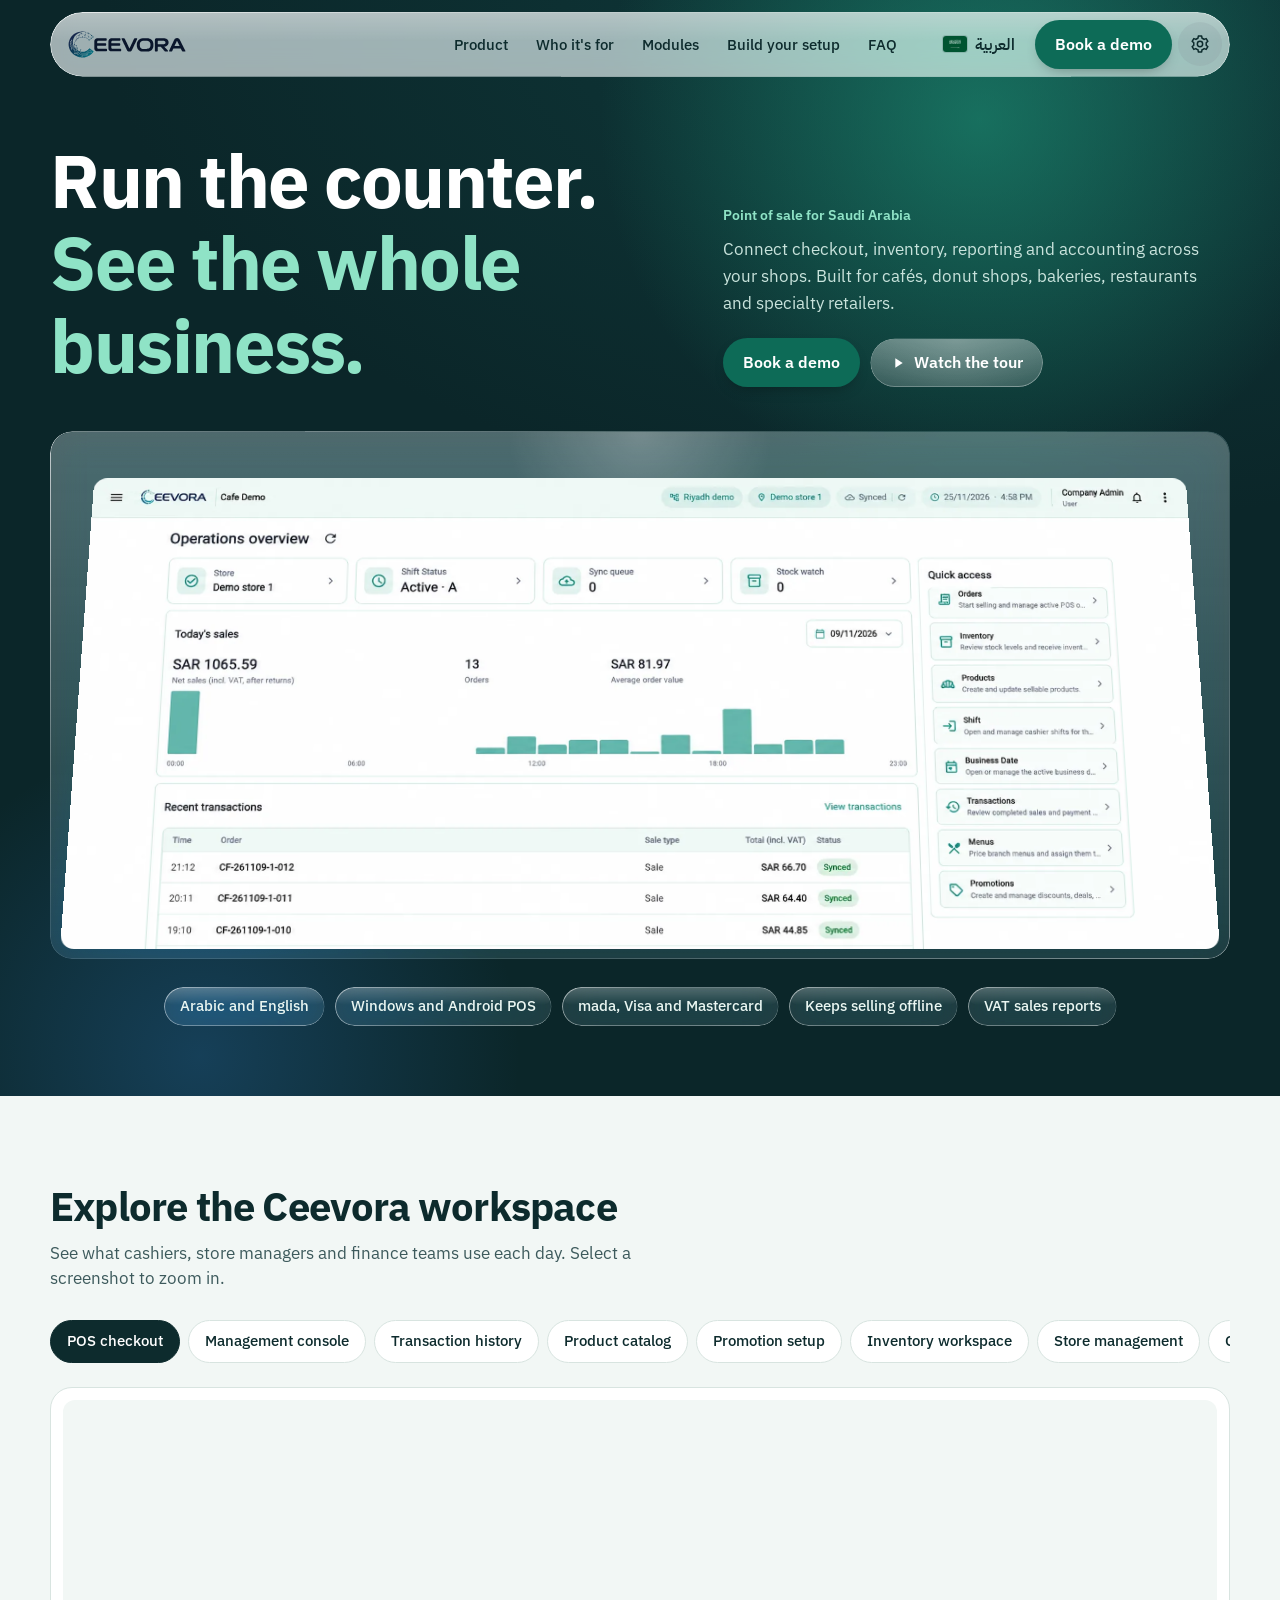
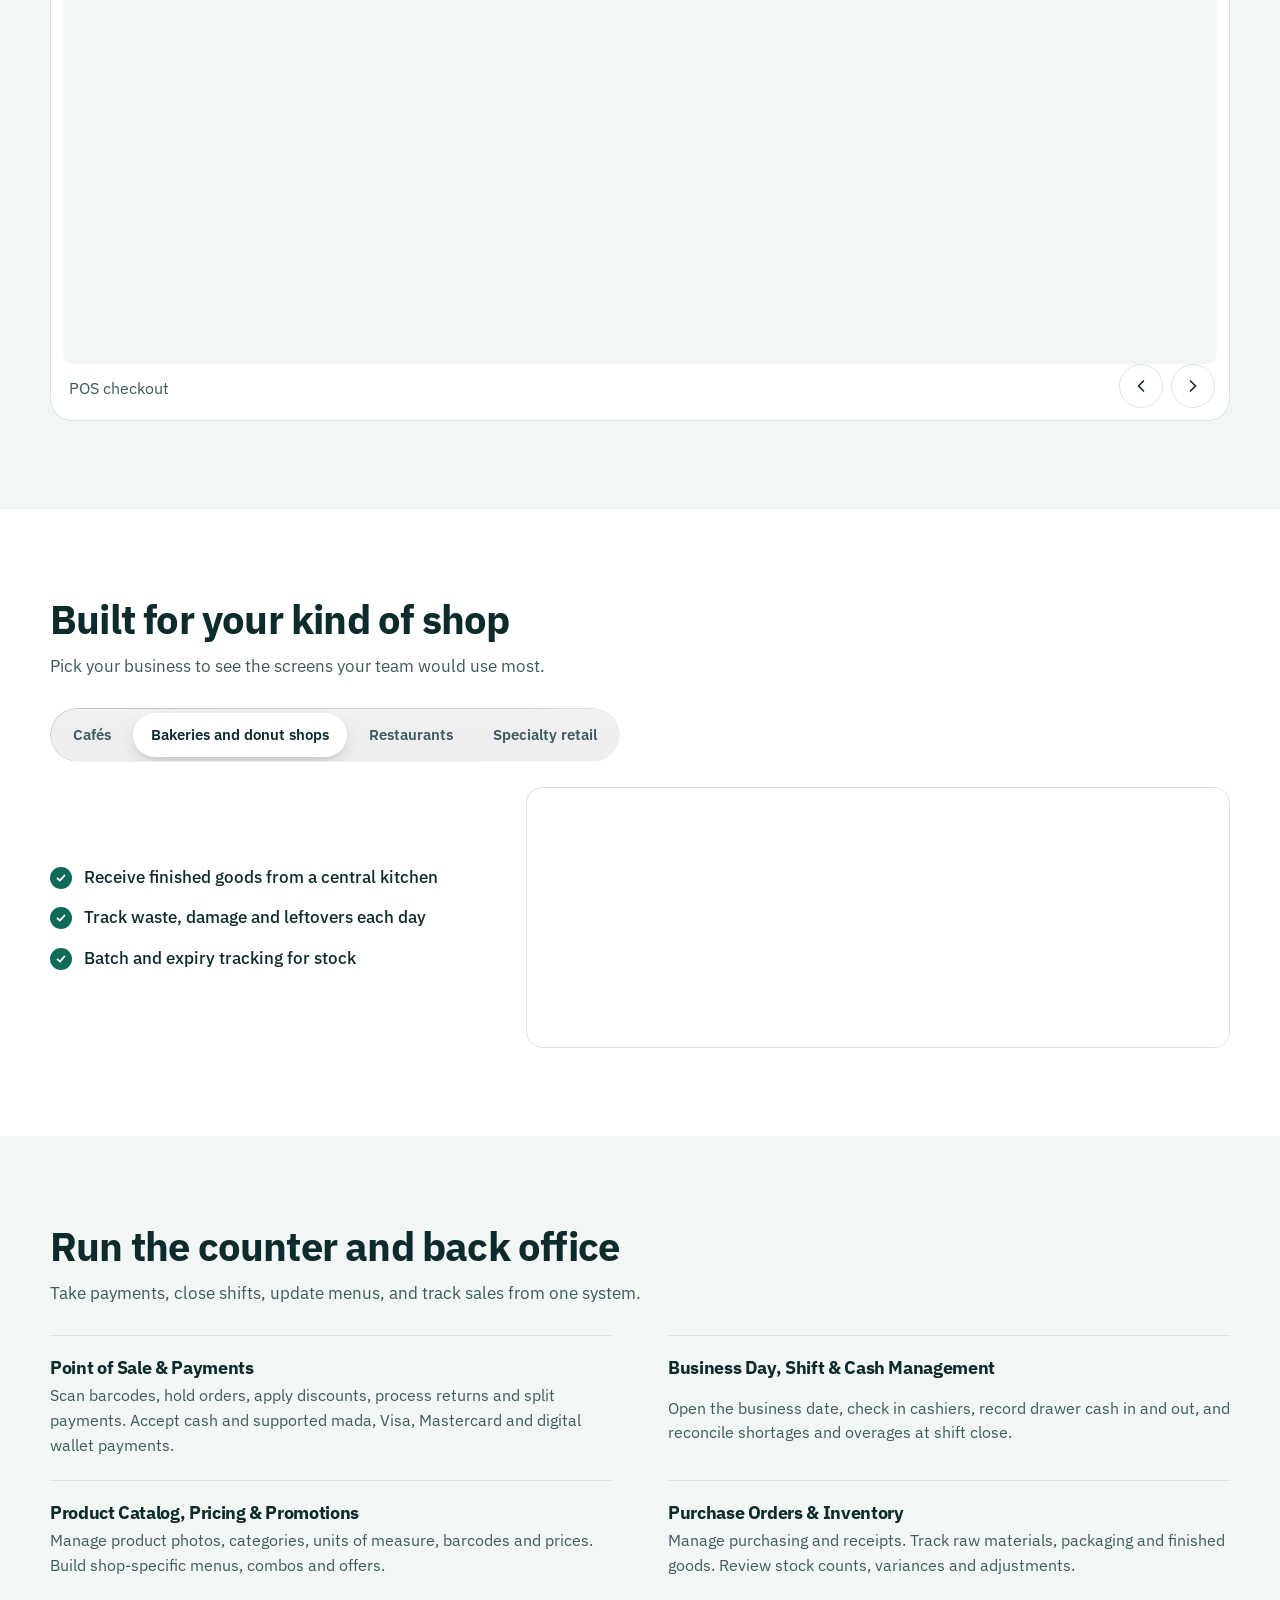
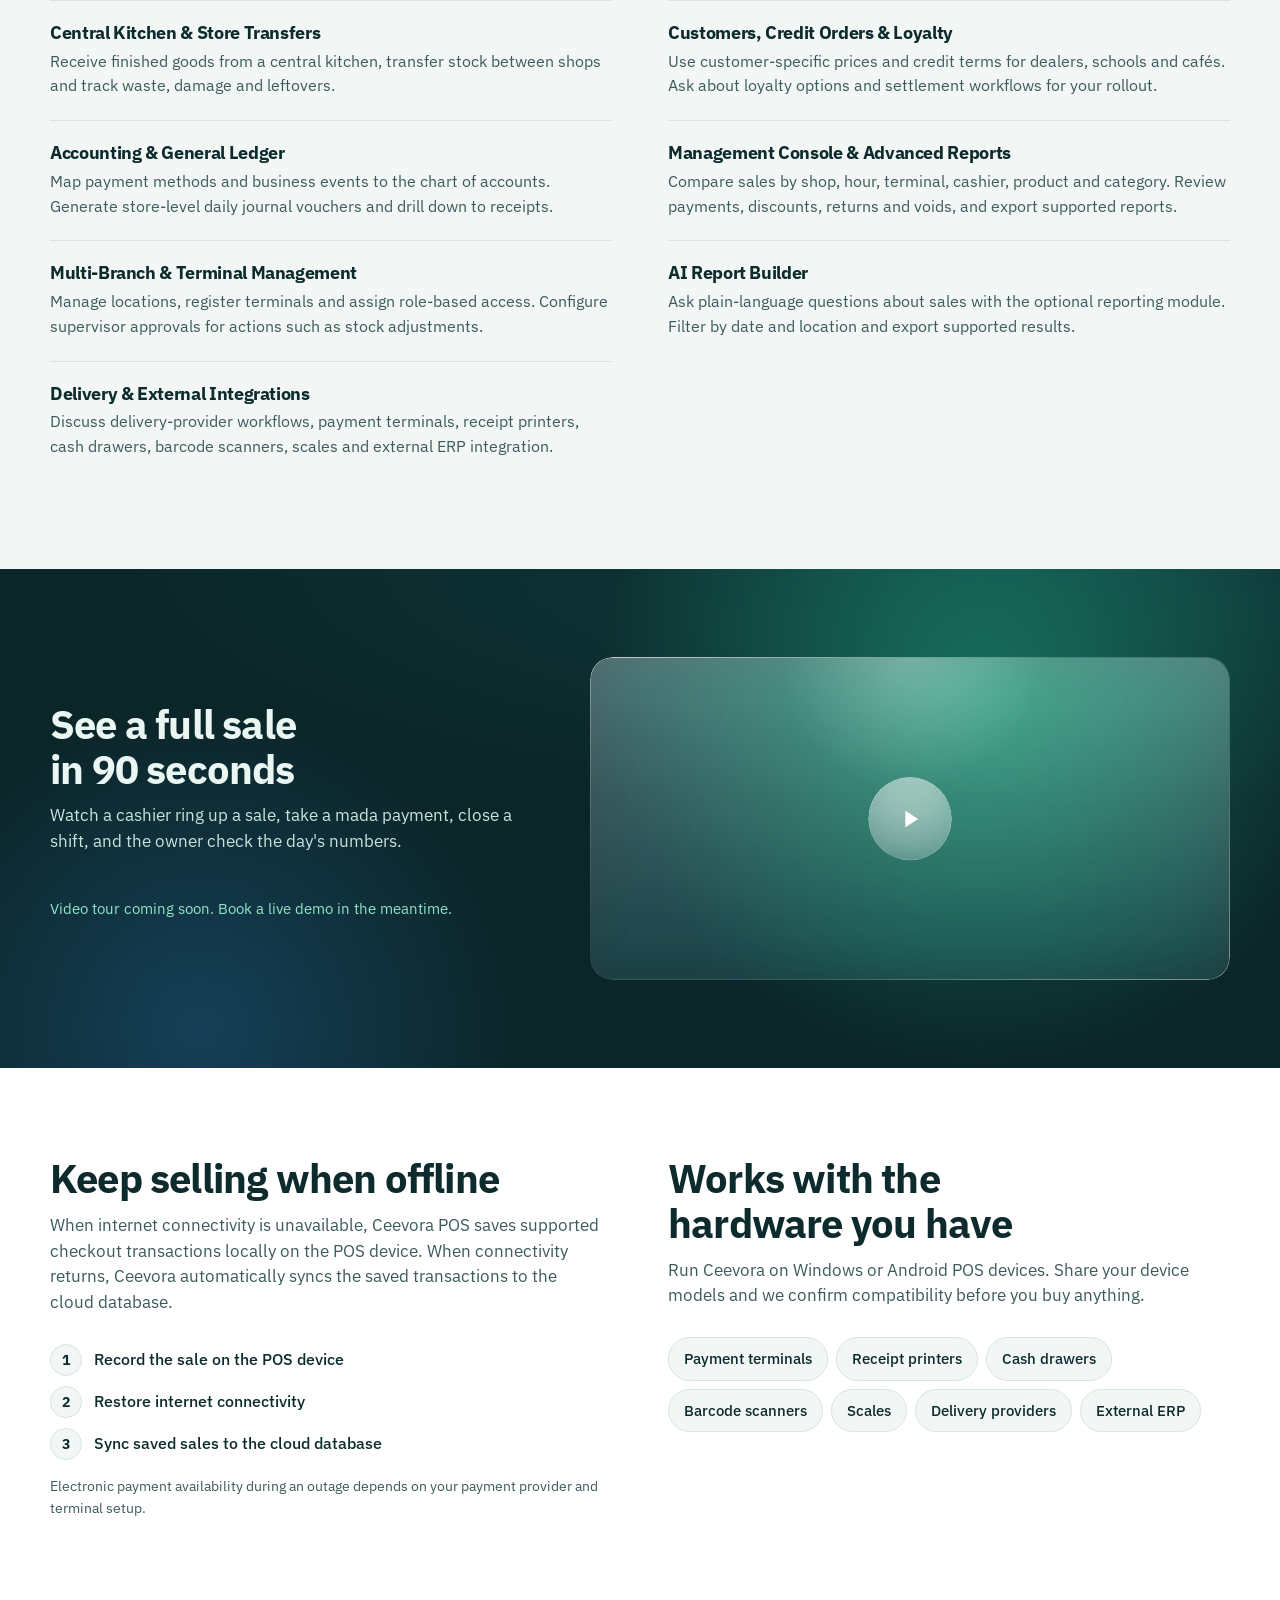
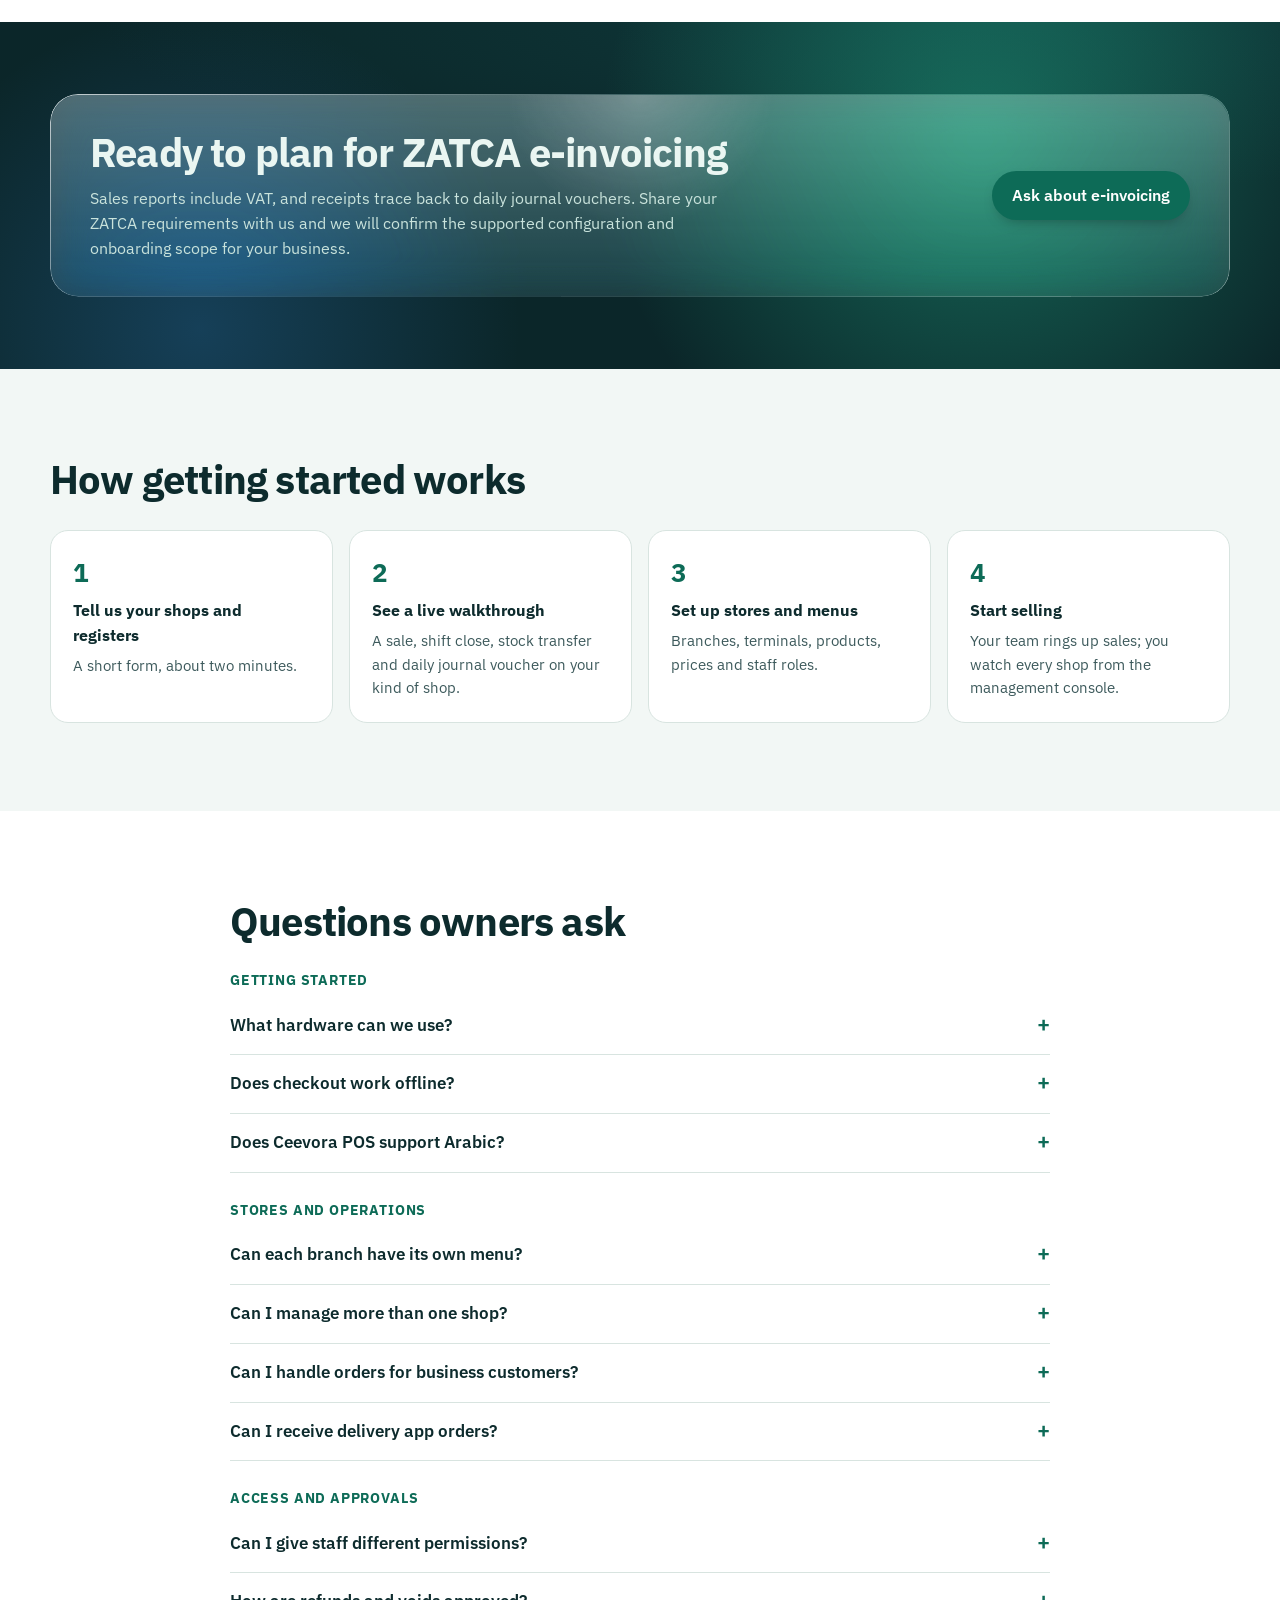
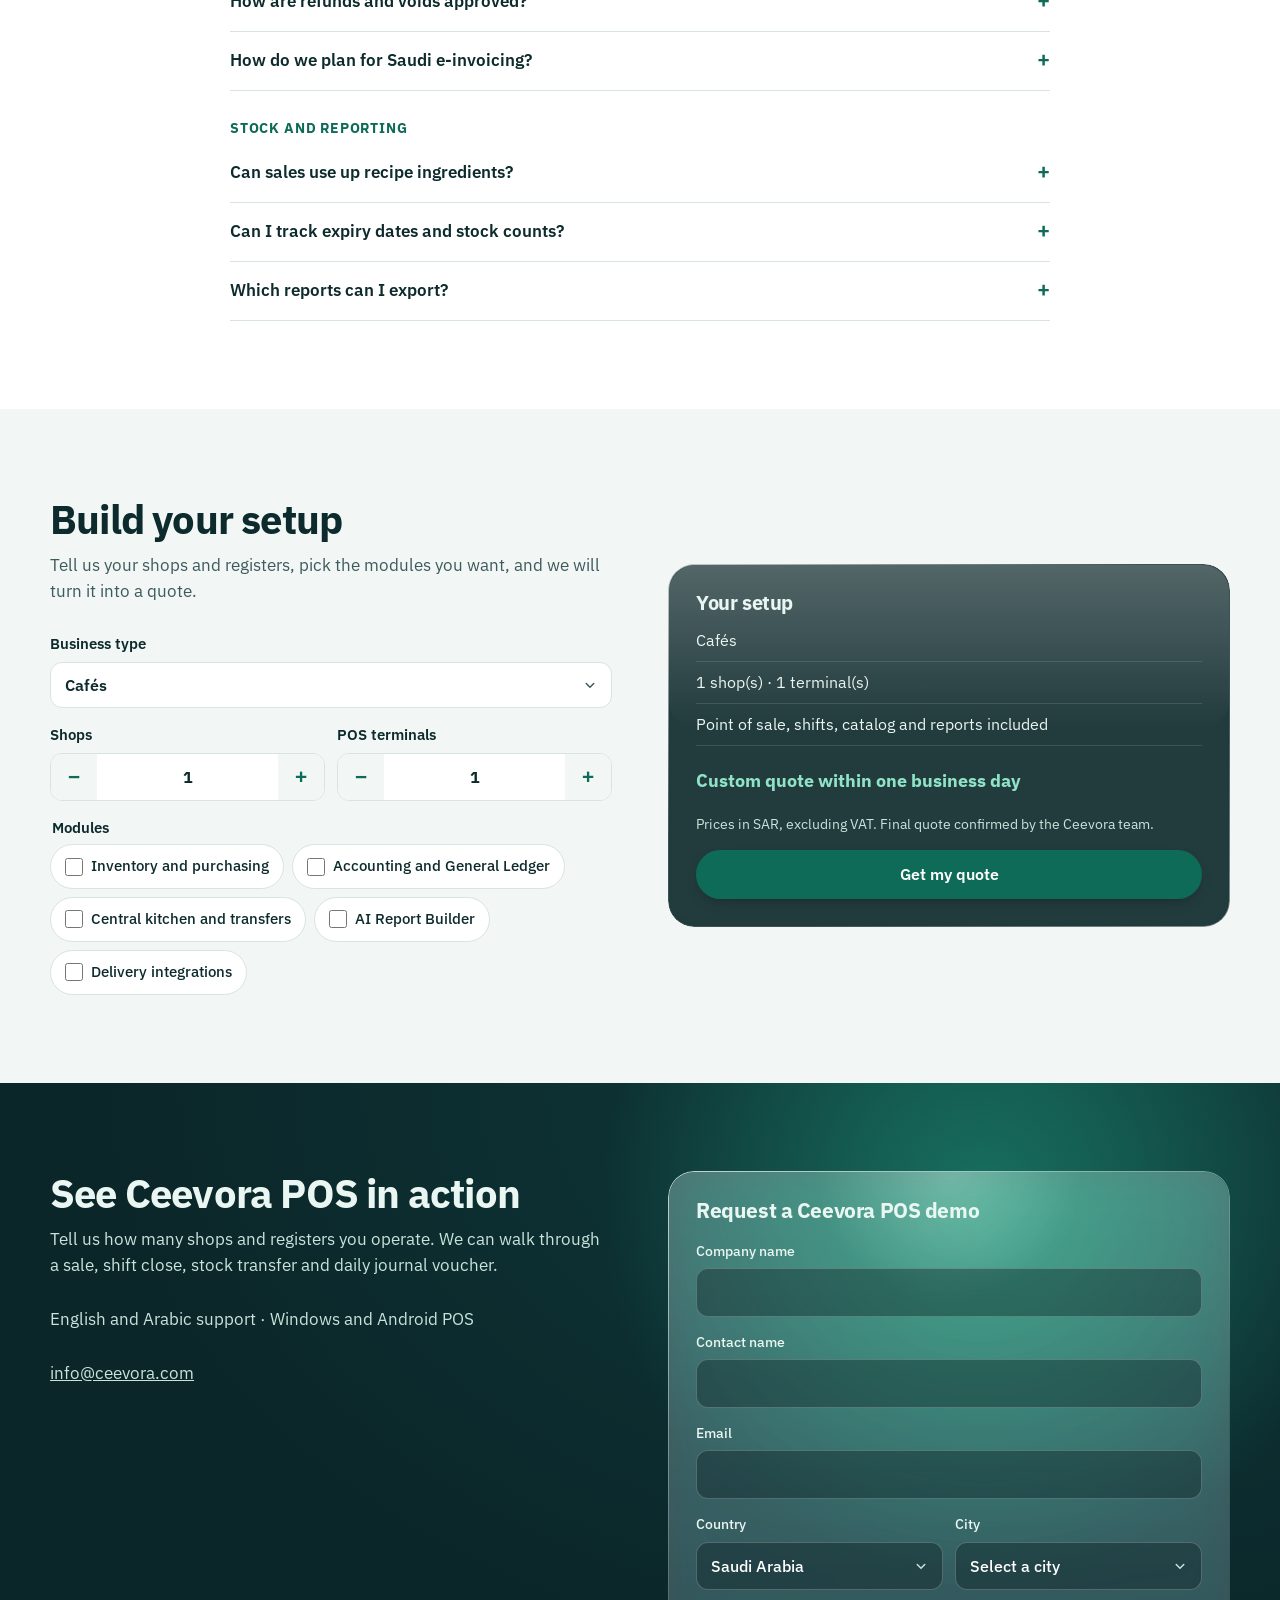
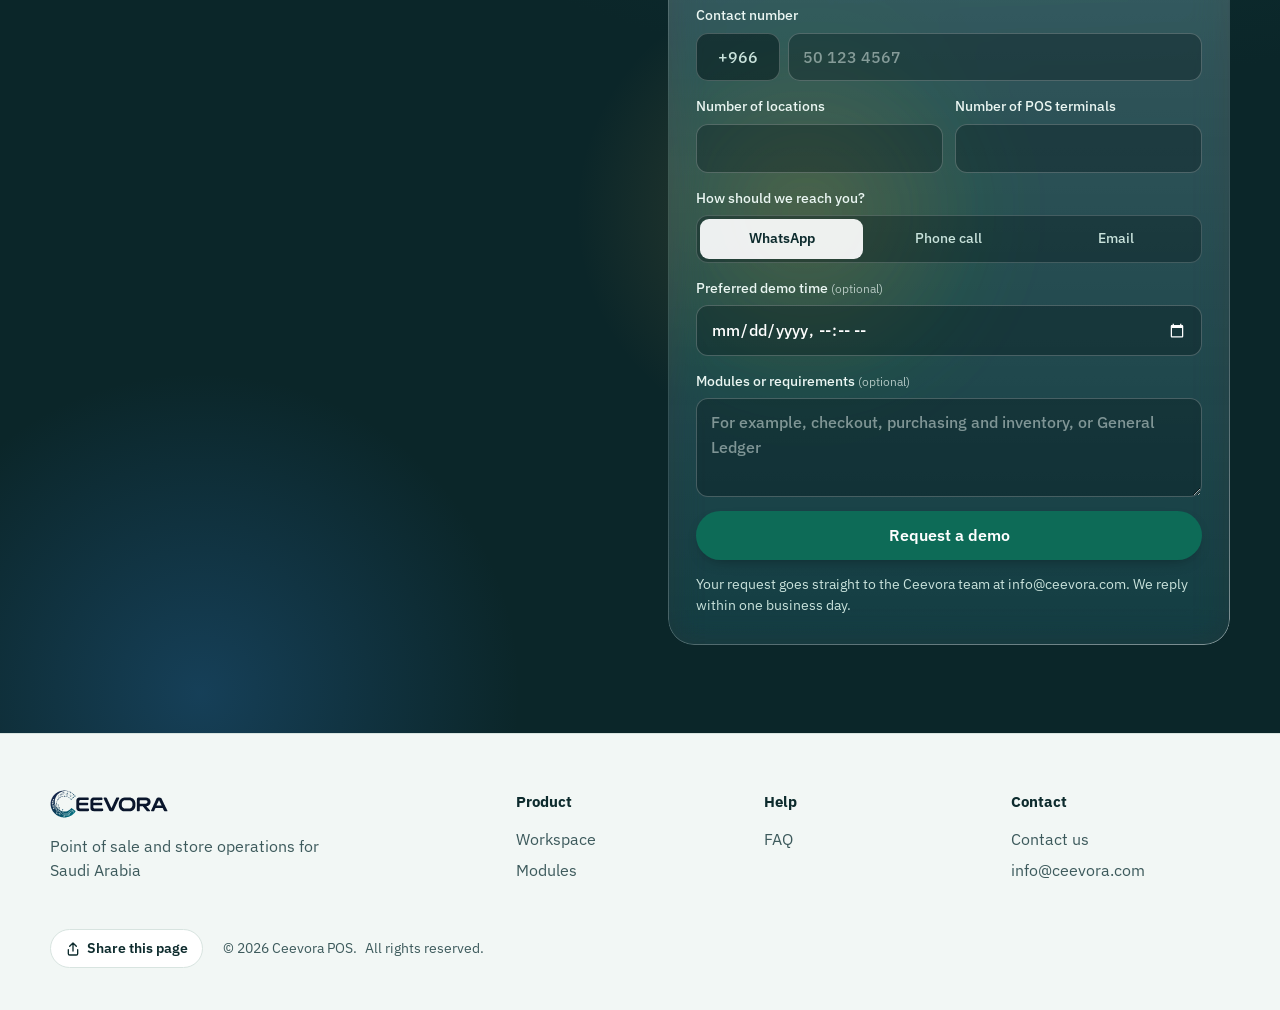
<file: index.html>
<!doctype html>
<html lang="en" dir="ltr">
<head>
<meta charset="utf-8">
<meta name="viewport" content="width=device-width, initial-scale=1, viewport-fit=cover">
<title>Ceevora POS | Cloud POS System for Saudi Cafés &amp; Restaurants</title>
<meta name="description" content="Cloud point of sale for cafés, bakeries, restaurants and retail in Saudi Arabia. Fast checkout, promotions, offline sales, inventory and reports in Arabic and English. Book a demo.">
<meta property="og:title" content="Ceevora POS | Cloud POS System for Saudi Cafés &amp; Restaurants">
<meta property="og:description" content="Cloud point of sale for cafés, bakeries, restaurants and retail in Saudi Arabia. Fast checkout, promotions, offline sales, inventory and reports in Arabic and English. Book a demo.">
<meta property="og:image" content="https://notyousha.github.io/ceevora-pos-site/assets/og.jpg">
<meta property="og:image:width" content="1200"><meta property="og:image:height" content="630">
<meta property="og:type" content="website"><meta property="og:url" content="https://notyousha.github.io/ceevora-pos-site/">
<meta property="og:site_name" content="Ceevora POS"><meta property="og:locale" content="en_US"><meta property="og:locale:alternate" content="ar_SA">
<meta property="og:image:alt" content="Ceevora POS cashier screen and management dashboard">
<meta name="twitter:card" content="summary_large_image"><meta name="twitter:title" content="Ceevora POS | Cloud POS System for Saudi Cafés &amp; Restaurants"><meta name="twitter:description" content="Cloud point of sale for cafés, bakeries, restaurants and retail in Saudi Arabia. Fast checkout, promotions, offline sales, inventory and reports in Arabic and English. Book a demo."><meta name="twitter:image" content="https://notyousha.github.io/ceevora-pos-site/assets/og.jpg">
<meta name="robots" content="index, follow, max-image-preview:large">
<meta name="theme-color" content="#0b2629">
<link rel="canonical" href="https://notyousha.github.io/ceevora-pos-site/">
<link rel="preload" as="image" href="assets/cevora-dashboard.webp" imagesrcset="assets/cevora-dashboard-960.webp 960w, assets/cevora-dashboard.webp 1896w" imagesizes="(max-width: 1212px) 100vw, 1180px" fetchpriority="high">
<link rel="icon" href="favicon.ico" sizes="48x48">
<link rel="icon" href="assets/favicon.svg" type="image/svg+xml">
<link rel="manifest" href="site.webmanifest">
<link rel="apple-touch-icon" href="assets/apple-touch-icon.png">
<link rel="alternate" hreflang="en" href="https://notyousha.github.io/ceevora-pos-site/">
<link rel="alternate" hreflang="ar" href="https://notyousha.github.io/ceevora-pos-site/?lang=ar">
<link rel="alternate" hreflang="x-default" href="https://notyousha.github.io/ceevora-pos-site/">
<script>(function(){try{var d=document.documentElement,t=localStorage.getItem("theme");if(t==="light"||t==="dark")d.dataset.theme=t;localStorage.removeItem("motion")}catch(e){}})()</script>
<meta name="color-scheme" content="light dark">
<link rel="preconnect" href="https://fonts.googleapis.com">
<link rel="preconnect" href="https://fonts.gstatic.com" crossorigin>
<link rel="preload" as="style" href="https://fonts.googleapis.com/css2?family=IBM+Plex+Sans:wght@400;500;600;700&family=IBM+Plex+Sans+Arabic:wght@400;500;600;700&display=swap">
<link href="https://fonts.googleapis.com/css2?family=IBM+Plex+Sans:wght@400;500;600;700&family=IBM+Plex+Sans+Arabic:wght@400;500;600;700&display=swap" rel="stylesheet" media="print" onload="this.media='all'">
<link rel="stylesheet" href="style.css">
<script type="application/ld+json">[{"@context": "https://schema.org", "@type": "Organization", "@id": "https://notyousha.github.io/ceevora-pos-site/#org", "name": "Ceevora", "url": "https://notyousha.github.io/ceevora-pos-site/", "email": "info@ceevora.com", "logo": "https://notyousha.github.io/ceevora-pos-site/assets/icon-512.png"}, {"@context": "https://schema.org", "@type": "WebSite", "name": "Ceevora POS", "url": "https://notyousha.github.io/ceevora-pos-site/", "inLanguage": ["en", "ar"], "publisher": {"@id": "https://notyousha.github.io/ceevora-pos-site/#org"}}, {"@context": "https://schema.org", "@type": "SoftwareApplication", "name": "Ceevora POS", "applicationCategory": "BusinessApplication", "operatingSystem": "Windows, Android", "description": "Cloud point of sale for cafés, bakeries, restaurants and retail in Saudi Arabia. Fast checkout, promotions, offline sales, inventory and reports in Arabic and English. Book a demo.", "url": "https://notyousha.github.io/ceevora-pos-site/", "image": "https://notyousha.github.io/ceevora-pos-site/assets/og.jpg", "inLanguage": ["en", "ar"], "publisher": {"@id": "https://notyousha.github.io/ceevora-pos-site/#org"}, "areaServed": [{"@type": "Country", "name": "Saudi Arabia"}, "Middle East"], "screenshot": ["https://notyousha.github.io/ceevora-pos-site/assets/cevora-terminal.webp", "https://notyousha.github.io/ceevora-pos-site/assets/cevora-dashboard.webp", "https://notyousha.github.io/ceevora-pos-site/assets/cevora-products.webp", "https://notyousha.github.io/ceevora-pos-site/assets/cevora-stock.webp", "https://notyousha.github.io/ceevora-pos-site/assets/cevora-promotions.webp", "https://notyousha.github.io/ceevora-pos-site/assets/cevora-transaction_history.webp"], "featureList": ["Touch cashier screen with barcode scanning", "Promotions and discounts", "Cash, card and split payments", "Offline sales with automatic sync", "Product and price management", "Stock levels across shops", "Transaction history", "Sales dashboard", "Arabic and English interface"]}, {"@context": "https://schema.org", "@type": "FAQPage", "mainEntity": [{"@type": "Question", "name": "What hardware can we use?", "acceptedAnswer": {"@type": "Answer", "text": "Discuss Windows or Android POS devices with Ceevora. Share your payment terminal, printer, cash drawer or scanner models to confirm compatibility."}}, {"@type": "Question", "name": "Does checkout work offline?", "acceptedAnswer": {"@type": "Answer", "text": "A configured till can record core counter sales locally and sync them when the connection returns. Online refunds, reports, and provider integrations require connectivity."}}, {"@type": "Question", "name": "Does Ceevora POS support Arabic?", "acceptedAnswer": {"@type": "Answer", "text": "Yes. Ceevora POS supports Arabic and English interfaces, including a right-to-left interface and bilingual catalog names."}}, {"@type": "Question", "name": "Can each branch have its own menu?", "acceptedAnswer": {"@type": "Answer", "text": "Yes. Configure menus by shop, track stock by location and compare sales across locations in the management console."}}, {"@type": "Question", "name": "Can I manage more than one shop?", "acceptedAnswer": {"@type": "Answer", "text": "Yes. Organize tills under stores and branches, scope staff access by location, and use branch and store filters in sales reporting."}}, {"@type": "Question", "name": "Can I handle orders for business customers?", "acceptedAnswer": {"@type": "Answer", "text": "The back-office workflow supports customer prices, credit terms, standing orders, and production lists by kitchen."}}, {"@type": "Question", "name": "Can I receive delivery app orders?", "acceptedAnswer": {"@type": "Answer", "text": "The delivery inbox supports enabled providers. Provider activation, store configuration, and POS product mapping are required."}}, {"@type": "Question", "name": "Can I give staff different permissions?", "acceptedAnswer": {"@type": "Answer", "text": "Yes. Staff and administrators can be given role-based permissions and access to assigned locations."}}, {"@type": "Question", "name": "How are refunds and voids approved?", "acceptedAnswer": {"@type": "Answer", "text": "Cashiers can look up a sale and request manager approval. These reversals require an online connection."}}, {"@type": "Question", "name": "How do we plan for Saudi e-invoicing?", "acceptedAnswer": {"@type": "Answer", "text": "Share your ZATCA requirements with Ceevora to confirm the supported configuration and onboarding scope for your business."}}, {"@type": "Question", "name": "Can sales use up recipe ingredients?", "acceptedAnswer": {"@type": "Answer", "text": "Yes. When Inventory is enabled and a product has a recipe, checkout can deduct its ingredient quantities using the configured units."}}, {"@type": "Question", "name": "Can I track expiry dates and stock counts?", "acceptedAnswer": {"@type": "Answer", "text": "Yes. Inventory includes batch and expiry tracking, physical counts, and variance review."}}, {"@type": "Question", "name": "Which reports can I export?", "acceptedAnswer": {"@type": "Answer", "text": "Standard sales reports include daily sales, categories, promotions, and VAT, with CSV or Excel export. Sales Summary has a PDF download."}}]}]</script>
<script defer src="config.js"></script>
<script defer src="strings.js"></script>
<script defer src="app.js"></script>
</head>
<body>
<a class="skip" href="#main" data-t="skip">Skip to content</a>

<header class="nav lg lg-bar" id="top">
  <a href="#top" class="brand" aria-label="Ceevora POS home"><img class="logo-l" src="assets/logo.svg" alt="Ceevora" width="130" height="30"><img class="logo-d" src="assets/logo-dark.svg" alt="" width="130" height="30"></a>
  <nav class="nav-links" aria-label="Main">
    <a href="#workspace" data-t="product">Product</a>
    <a href="#types" data-t="nav_types">Who it's for</a>
    <a href="#modules" data-t="modules">Modules</a>
    <a href="#quote" data-t="quote_title">Build your setup</a>
    <a href="#faq" data-t="faq">FAQ</a>
  </nav>
  <div class="nav-end">
    <button class="lang lg-chip" id="langBtn" type="button" lang="ar"><img id="langFlag" src="assets/flags/sa.webp" alt="" width="27" height="18" decoding="async"><span id="langLabel">العربية</span></button>
    <a class="btn btn-solid nav-cta" href="#contact" data-t="nav_contact">Book a demo</a>
    <button class="gear" id="gearBtn" type="button" aria-expanded="false" aria-controls="settings" data-t-label="settings" aria-label="Settings"><svg viewBox="0 0 24 24" width="20" height="20" aria-hidden="true"><path fill="none" stroke="currentColor" stroke-width="1.8" stroke-linecap="round" stroke-linejoin="round" d="M12 15.2a3.2 3.2 0 1 0 0-6.4 3.2 3.2 0 0 0 0 6.4z"/><path fill="none" stroke="currentColor" stroke-width="1.8" stroke-linejoin="round" d="M19.4 13.5c.1-.5.1-1 .1-1.5s0-1-.1-1.5l2-1.6-2-3.4-2.4 1a7.6 7.6 0 0 0-2.6-1.5L14 2.5h-4l-.4 2.5A7.6 7.6 0 0 0 7 6.5l-2.4-1-2 3.4 2 1.6c-.1.5-.1 1-.1 1.5s0 1 .1 1.5l-2 1.6 2 3.4 2.4-1c.8.7 1.6 1.2 2.6 1.5l.4 2.5h4l.4-2.5c1-.3 1.8-.8 2.6-1.5l2.4 1 2-3.4z"/></svg></button>
    <button class="burger" id="burger" type="button" aria-expanded="false" aria-controls="mnav" data-t-label="openNavigation" aria-label="Open navigation"><span></span><span></span></button>
  </div>
</header>
<div class="settings lg" id="settings" hidden role="dialog" aria-modal="false" data-t-label="settings" aria-label="Settings">
  <div class="set-row"><span class="set-label" data-t="appearance">Appearance</span>
    <div class="choice" role="radiogroup" data-pref="theme"><button type="button" role="radio" data-v="system" data-t="th_system">System</button><button type="button" role="radio" data-v="light" data-t="th_light">Light</button><button type="button" role="radio" data-v="dark" data-t="th_dark">Dark</button></div></div>
  <div class="set-row"><span class="set-label" data-t="language">Language</span>
    <div class="choice" role="radiogroup" data-pref="lang"><button type="button" role="radio" data-v="en" lang="en">English</button><button type="button" role="radio" data-v="ar" lang="ar">العربية</button></div></div>
</div>
<nav class="mnav lg" id="mnav" aria-label="Mobile" hidden>
  <a href="#workspace" data-t="product">Product</a>
  <a href="#types" data-t="nav_types">Who it's for</a>
  <a href="#modules" data-t="modules">Modules</a>
  <a href="#quote" data-t="quote_title">Build your setup</a>
  <a href="#faq" data-t="faq">FAQ</a>
  <a class="btn btn-solid" href="#contact" data-t="nav_contact">Book a demo</a>
</nav>

<main id="main">
<section class="hero">
  <div class="blobs" aria-hidden="true"><i></i><i></i><i></i></div>
  <div class="wrap hero-grid">
    <h1><span data-t="heroLine1">Run the counter.</span><br><span class="accent" data-t="heroLine2">See the whole business.</span></h1>
    <div class="hero-side">
      <p class="badge" data-t="heroBadge">Point of sale for Saudi Arabia</p>
      <p class="lead" data-t="heroBody">Connect checkout, inventory, reporting and accounting across your shops. Built for cafés, donut shops, bakeries, restaurants and specialty retailers.</p>
      <div class="ctas">
        <a class="btn btn-solid" href="#contact" data-t="nav_contact">Book a demo</a>
        <a class="btn lg lg-btn" id="tryDemo" hidden target="_blank" rel="noopener" data-t="try_demo">Try the live demo</a>
        <a class="btn lg lg-btn" href="#video"><svg viewBox="0 0 24 24" width="16" height="16" aria-hidden="true"><path d="M8 5v14l11-7z" fill="currentColor"/></svg><span data-t="watch">Watch the tour</span></a>
      </div>
    </div>
  </div>
  <div class="wrap">
    <figure class="hero-shot lg lg-pane">
      <img src="assets/cevora-dashboard.webp" srcset="assets/cevora-dashboard-960.webp 960w, assets/cevora-dashboard.webp 1896w" sizes="(max-width: 1212px) 100vw, 1180px" alt="Ceevora management console showing today's sales" width="1896" height="830" fetchpriority="high" decoding="async">
    </figure>
    <ul class="trust">
      <li class="lg lg-chip-pill" data-t="trust_1">Arabic and English</li>
      <li class="lg lg-chip-pill" data-t="trust_2">Windows and Android POS</li>
      <li class="lg lg-chip-pill" data-t="trust_3">mada, Visa and Mastercard</li>
      <li class="lg lg-chip-pill" data-t="trust_4">Keeps selling offline</li>
      <li class="lg lg-chip-pill" data-t="trust_5">VAT sales reports</li>
    </ul>
  </div>
</section>

<section class="sec light" id="workspace">
  <div class="wrap">
    <h2 data-t="galleryTitle">Explore the Ceevora workspace</h2>
    <p class="intro" data-t="galleryIntro">See what cashiers, store managers and finance teams use each day. Select a screenshot to zoom in.</p>
    <div class="tabs" role="tablist" id="galTabs"></div>
    <figure class="gallery" data-r>
      <button class="zoom" id="galImgBtn" type="button"><img id="galImg" decoding="async" sizes="(max-width: 1212px) 100vw, 1160px" loading="lazy" src="assets/cevora-terminal.webp" alt="POS checkout" width="1672" height="817"></button>
      <figcaption id="galCap"></figcaption>
      <div class="gal-nav">
        <button class="round" id="galPrev" type="button" data-t-label="previous" aria-label="Previous"><svg viewBox="0 0 24 24" width="20" height="20" aria-hidden="true"><path d="M15 6l-6 6 6 6" fill="none" stroke="currentColor" stroke-width="2" stroke-linecap="round" stroke-linejoin="round"/></svg></button>
        <button class="round" id="galNext" type="button" data-t-label="next" aria-label="Next"><svg viewBox="0 0 24 24" width="20" height="20" aria-hidden="true"><path d="M9 6l6 6-6 6" fill="none" stroke="currentColor" stroke-width="2" stroke-linecap="round" stroke-linejoin="round"/></svg></button>
      </div>
    </figure>
  </div>
</section>

<section class="sec" id="types">
  <div class="wrap">
    <h2 data-t="types_title">Built for your kind of shop</h2>
    <p class="intro" data-t="types_intro">Pick your business to see the screens your team would use most.</p>
    <div class="seg lg lg-bar" role="tablist" id="typeTabs">
      <span class="seg-lens" id="segLens" aria-hidden="true"></span>
      <button role="tab" data-type="cafe" data-t="type_cafe" aria-selected="true">Cafés</button>
      <button role="tab" data-type="bakery" data-t="type_bakery" aria-selected="false">Bakeries and donut shops</button>
      <button role="tab" data-type="restaurant" data-t="type_restaurant" aria-selected="false">Restaurants</button>
      <button role="tab" data-type="retail" data-t="type_retail" aria-selected="false">Specialty retail</button>
    </div>
    <div data-r class="type-panel" role="tabpanel">
      <ul class="checks" id="typeList"></ul>
      <img id="typeImg" decoding="async" sizes="(max-width: 860px) 100vw, 700px" src="assets/cevora-terminal.webp" alt="" width="1672" height="817">
    </div>
  </div>
</section>

<section class="sec light" id="modules">
  <div class="wrap">
    <h2 data-t="featuresTitle">Run the counter and back office</h2>
    <p class="intro" data-t="featuresIntro">Take payments, close shifts, update menus, and track sales from one system.</p>
    <div class="grid" id="modGrid"></div>
  </div>
</section>

<section class="sec dark" id="video">
  <div class="blobs" aria-hidden="true"><i></i><i></i></div>
  <div class="wrap video-grid">
    <div>
      <h2 data-t="video_title">See a full sale in 90 seconds</h2>
      <p class="intro" data-t="video_intro">Watch a cashier ring up a sale, take a mada payment, close a shift, and the owner check the day's numbers.</p>
      <p class="soon" id="videoSoon" data-t="video_soon">Video tour coming soon. Book a live demo in the meantime.</p>
    </div>
    <button data-r class="video-card lg lg-pane" id="videoBtn" type="button" aria-label="Play video">
      <img src="assets/cevora-terminal.webp" srcset="assets/cevora-terminal-960.webp 960w, assets/cevora-terminal.webp 1672w" sizes="(max-width: 860px) 100vw, 680px" alt="" loading="lazy" decoding="async" width="1672" height="817">
      <span class="play lg lg-btn" aria-hidden="true"><svg viewBox="0 0 24 24" width="28" height="28"><path d="M8 5v14l11-7z" fill="currentColor"/></svg></span>
    </button>
  </div>
</section>

<section class="sec">
  <div class="wrap two">
    <div>
      <h2 data-t="offlineTitle">Keep selling when offline</h2>
      <p class="intro" data-t="offlineBody">When internet connectivity is unavailable, Ceevora POS saves supported checkout transactions locally on the POS device. When connectivity returns, Ceevora automatically syncs the saved transactions to the cloud database.</p>
      <ol class="flow">
        <li data-t="offlineRecord">Record the sale on the POS device</li>
        <li data-t="offlineRestore">Restore internet connectivity</li>
        <li data-t="offlineSync">Sync saved sales to the cloud database</li>
      </ol>
      <p class="fine" data-t="offlinePayments">Electronic payment availability during an outage depends on your payment provider and terminal setup.</p>
    </div>
    <div>
      <h2 data-t="hw_title">Works with the hardware you have</h2>
      <p class="intro" data-t="hw_intro">Run Ceevora on Windows or Android POS devices. Share your device models and we confirm compatibility before you buy anything.</p>
      <ul class="pills">
        <li data-t="hw_1">Payment terminals</li><li data-t="hw_2">Receipt printers</li><li data-t="hw_3">Cash drawers</li><li data-t="hw_4">Barcode scanners</li>
        <li data-t="hw_5">Scales</li><li data-t="hw_6">Delivery providers</li><li data-t="hw_7">External ERP</li>
      </ul>
    </div>
  </div>
</section>

<section class="sec zatca-sec">
  <div class="blobs" aria-hidden="true"><i></i><i></i></div>
  <div class="wrap">
    <div class="zatca lg lg-pane" data-r>
      <div>
        <h2 data-t="zatca_title">Ready to plan for ZATCA e-invoicing</h2>
        <p data-t="zatca_body">Sales reports include VAT, and receipts trace back to daily journal vouchers. Share your ZATCA requirements with us and we will confirm the supported configuration and onboarding scope for your business.</p>
      </div>
      <a class="btn btn-solid" href="#contact" data-t="zatca_cta" data-note="ZATCA e-invoicing">Ask about e-invoicing</a>
    </div>
  </div>
</section>

<section class="sec light">
  <div class="wrap">
    <h2 data-t="steps_title">How getting started works</h2>
    <ol class="steps" data-r>
      <li><b data-t="step_1">Tell us your shops and registers</b><span data-t="step_1_body">A short form, about two minutes.</span></li>
      <li><b data-t="step_2">See a live walkthrough</b><span data-t="step_2_body">A sale, shift close, stock transfer and daily journal voucher on your kind of shop.</span></li>
      <li><b data-t="step_3">Set up stores and menus</b><span data-t="step_3_body">Branches, terminals, products, prices and staff roles.</span></li>
      <li><b data-t="step_4">Start selling</b><span data-t="step_4_body">Your team rings up sales; you watch every shop from the management console.</span></li>
    </ol>
  </div>
</section>

<section class="sec" id="faq">
  <div class="wrap narrow">
    <h2 data-t="faqTitle">Questions owners ask</h2>
    <div id="faqList"></div>
  </div>
</section>

<section class="sec" id="plans" hidden>
  <div class="wrap">
    <h2 data-t="plans_title">Compare plans</h2>
    <p class="intro" data-t="plans_intro">Every plan includes checkout, shifts, catalog and sales reports. Prices per shop, in SAR, excluding VAT.</p>
    <div class="plans-scroll"><table class="plans" id="plansTable"></table></div>
  </div>
</section>

<section class="sec light" id="quote">
  <div class="wrap two quote-grid">
    <div>
      <h2 data-t="quote_title">Build your setup</h2>
      <p class="intro" data-t="quote_intro">Tell us your shops and registers, pick the modules you want, and we will turn it into a quote.</p>
      <form class="qform" id="qform">
        <label><span data-t="q_type">Business type</span><select name="qtype" id="qtype"></select></label>
        <div class="row2">
          <label><span data-t="q_shops">Shops</span><span class="stepper"><button type="button" data-step="-1" data-for="qshops" aria-label="−">−</button><input id="qshops" name="qshops" type="number" min="1" max="200" value="1" inputmode="numeric"><button type="button" data-step="1" data-for="qshops" aria-label="+">+</button></span></label>
          <label><span data-t="q_terms">POS terminals</span><span class="stepper"><button type="button" data-step="-1" data-for="qterms" aria-label="−">−</button><input id="qterms" name="qterms" type="number" min="1" max="999" value="1" inputmode="numeric"><button type="button" data-step="1" data-for="qterms" aria-label="+">+</button></span></label>
        </div>
        <fieldset><legend data-t="q_modules">Modules</legend><div class="mods" id="qmods"></div></fieldset>
      </form>
    </div>
    <aside class="qcard lg lg-pane" data-r aria-live="polite">
      <h3 data-t="q_summary">Your setup</h3>
      <ul class="qlines" id="qlines"></ul>
      <div class="qprice" id="qprice"></div>
      <p class="fine" data-t="q_vat">Prices in SAR, excluding VAT. Final quote confirmed by the Ceevora team.</p>
      <a class="btn btn-solid" href="#contact" id="qcta" data-t="q_cta">Get my quote</a>
    </aside>
  </div>
</section>

<section class="sec" id="customers" hidden>
  <div class="wrap">
    <h2 data-t="cust_title">Shops running on Ceevora</h2>
    <div class="cust" id="custList"></div>
  </div>
</section>

<section class="sec dark" id="contact">
  <div class="blobs" aria-hidden="true"><i></i><i></i><i></i></div>
  <div class="wrap two">
    <div>
      <h2 data-t="ctaTitle">See Ceevora POS in action</h2>
      <p class="intro" data-t="ctaBody">Tell us how many shops and registers you operate. We can walk through a sale, shift close, stock transfer and daily journal voucher.</p>
      <p class="intro" data-t="support">English and Arabic support · Windows and Android POS</p>
      <p class="intro"><a href="mailto:info@ceevora.com">info@ceevora.com</a></p>
    </div>
    <form data-r class="form lg lg-pane" id="demoForm" novalidate>
      <h3 data-t="contactTitle">Request a Ceevora POS demo</h3>
      <label><span data-t="field_company">Company name</span><input name="company" required autocomplete="organization"></label>
      <label><span data-t="field_name">Contact name</span><input name="name" required autocomplete="name"></label>
      <label><span data-t="field_email">Email</span><input name="email" type="email" required autocomplete="email"></label>
      <div class="row2">
        <label><span data-t="field_country">Country</span><select name="country" required autocomplete="country-name"></select></label>
        <label><span data-t="field_city">City</span><select name="city" required></select></label>
      </div>
      <label id="otherCityRow" hidden><span data-t="enterCity">Enter your city</span><input name="otherCity" autocomplete="address-level2"></label>
      <label><span data-t="field_phone">Contact number</span>
        <span class="phone"><input name="dial" value="+966" readonly tabindex="-1" aria-label="Country calling code"><input name="phone" type="tel" required autocomplete="tel-national" inputmode="tel" placeholder="50 123 4567"></span>
      </label>
      <div class="row2">
        <label><span data-t="field_locations">Number of locations</span><input name="locations" type="number" min="1" inputmode="numeric" required></label>
        <label><span data-t="field_terminals">Number of POS terminals</span><input name="terminals" type="number" min="1" inputmode="numeric" required></label>
      </div>
      <fieldset class="pc"><legend data-t="pref_contact">How should we reach you?</legend>
        <div class="pc-opts">
          <label><input type="radio" name="contactBy" value="WhatsApp" checked><span data-t="pc_whatsapp">WhatsApp</span></label>
          <label><input type="radio" name="contactBy" value="Phone call"><span data-t="pc_call">Phone call</span></label>
          <label><input type="radio" name="contactBy" value="Email"><span data-t="pc_email">Email</span></label>
        </div>
      </fieldset>
      <label><span><span data-t="pref_time">Preferred demo time</span> <small data-t="optional">(optional)</small></span><input name="when" type="datetime-local" step="900"></label>
      <label><span><span data-t="notes">Modules or requirements</span> <small data-t="optional">(optional)</small></span><textarea name="notes" rows="3" data-t-ph="notesPlaceholder"></textarea></label>
      <input type="text" name="_honey" class="hp" tabindex="-1" autocomplete="off" aria-hidden="true">
      <p class="err" id="formErr" role="alert"></p>
      <button class="btn btn-solid" type="submit" id="sendBtn" data-t="emailButton">Request a demo</button>
      <p class="fine" data-t="send_note">Your request goes straight to the Ceevora team at info@ceevora.com. We reply within one business day.</p>
    </form>
    <div class="form lg lg-pane sent" id="sentBox" hidden role="status">
      <svg viewBox="0 0 24 24" width="44" height="44" aria-hidden="true"><circle cx="12" cy="12" r="11" fill="#0d6b57"/><path d="M6.5 12.5l3.5 3.5 7.5-8" fill="none" stroke="#fff" stroke-width="2.4" stroke-linecap="round" stroke-linejoin="round"/></svg>
      <h3 data-t="sent_title">Thank you. Your demo request was sent.</h3>
      <p data-t="sent_body">The Ceevora team will contact you soon to arrange a time.</p>
      <div class="cal" id="calBox" hidden>
        <p class="fine" data-t="cal_note">The Ceevora team will confirm this time with you.</p>
        <div class="cal-btns"><a class="btn btn-solid" id="calGoogle" target="_blank" rel="noopener"><span data-t="cal_google">Google Calendar</span></a><a class="btn btn-ghost" id="calIcs" download="ceevora-demo.ics"><span data-t="cal_ics">Apple / Outlook (.ics)</span></a></div>
      </div>
    </div>
  </div>
</section>
</main>

<footer class="foot">
  <div class="wrap foot-grid">
    <div><img class="logo-l" src="assets/logo.svg" alt="Ceevora" width="120" height="28" loading="lazy"><img class="logo-d" src="assets/logo-dark.svg" alt="" width="120" height="28" loading="lazy"><p data-t="footerTagline">Point of sale and store operations for Saudi Arabia</p></div>
    <div><h4 data-t="product">Product</h4><a href="#workspace" data-t="workspace">Workspace</a><a href="#modules" data-t="modules">Modules</a></div>
    <div><h4 data-t="help">Help</h4><a href="#faq" data-t="faq">FAQ</a></div>
    <div><h4 data-t="contactHeading">Contact</h4><a href="#contact" data-t="contact">Contact us</a><a href="mailto:info@ceevora.com">info@ceevora.com</a></div>
  </div>
  <p class="wrap copy"><button class="share" id="shareBtn" type="button"><svg viewBox="0 0 24 24" width="16" height="16" aria-hidden="true"><path d="M12 3v12M7 8l5-5 5 5M5 13v6a2 2 0 0 0 2 2h10a2 2 0 0 0 2-2v-6" fill="none" stroke="currentColor" stroke-width="2" stroke-linecap="round" stroke-linejoin="round"/></svg><span data-t="share">Share this page</span></button> © 2026 Ceevora POS. <span data-t="rights">All rights reserved.</span></p>
</footer>

<a class="mcta lg" id="mcta" href="#contact"><span data-t="nav_contact">Book a demo</span></a>
<div class="progress" id="progress" aria-hidden="true"></div>
<a class="wa" id="wa" hidden target="_blank" rel="noopener" data-t-label="wa_label" aria-label="Chat on WhatsApp"><svg viewBox="0 0 32 32" width="28" height="28" aria-hidden="true"><path fill="#fff" d="M16 3a13 13 0 0 0-11.2 19.6L3 29l6.6-1.7A13 13 0 1 0 16 3zm0 23.7c-2 0-4-.6-5.7-1.6l-.4-.2-3.9 1 1-3.8-.3-.4A10.7 10.7 0 1 1 16 26.7zm5.9-8c-.3-.2-1.9-.9-2.2-1-.3-.1-.5-.2-.7.2l-1 1.2c-.2.2-.4.2-.7.1a8.8 8.8 0 0 1-4.4-3.8c-.3-.6.3-.5 1-1.7.1-.2 0-.4 0-.6l-1-2.4c-.3-.6-.5-.5-.7-.5h-.6c-.2 0-.6.1-.9.4-.3.3-1.2 1.1-1.2 2.8s1.2 3.2 1.4 3.5c.2.2 2.4 3.6 5.8 5 2.1.9 3 1 4 .8.7-.1 1.9-.8 2.2-1.5.3-.7.3-1.4.2-1.5-.1-.2-.3-.3-.6-.4z"/></svg></a>
<div class="cookie lg lg-pane" id="cookie" hidden role="dialog" aria-live="polite"><p data-t="cookie_text">We use cookies to see which pages and ads help visitors. Is that OK?</p><div><button class="btn btn-solid" type="button" id="ckYes" data-t="cookie_yes">Accept</button><button class="btn btn-ghost" type="button" id="ckNo" data-t="cookie_no">No thanks</button></div></div>

<dialog id="viewer" class="viewer"><button class="round close" type="button" aria-label="Close"><svg viewBox="0 0 24 24" width="20" height="20" aria-hidden="true"><path d="M6 6l12 12M18 6L6 18" fill="none" stroke="currentColor" stroke-width="2" stroke-linecap="round" stroke-linejoin="round"/></svg></button><div id="viewerBody"></div></dialog>

</body>
</html>
</file>
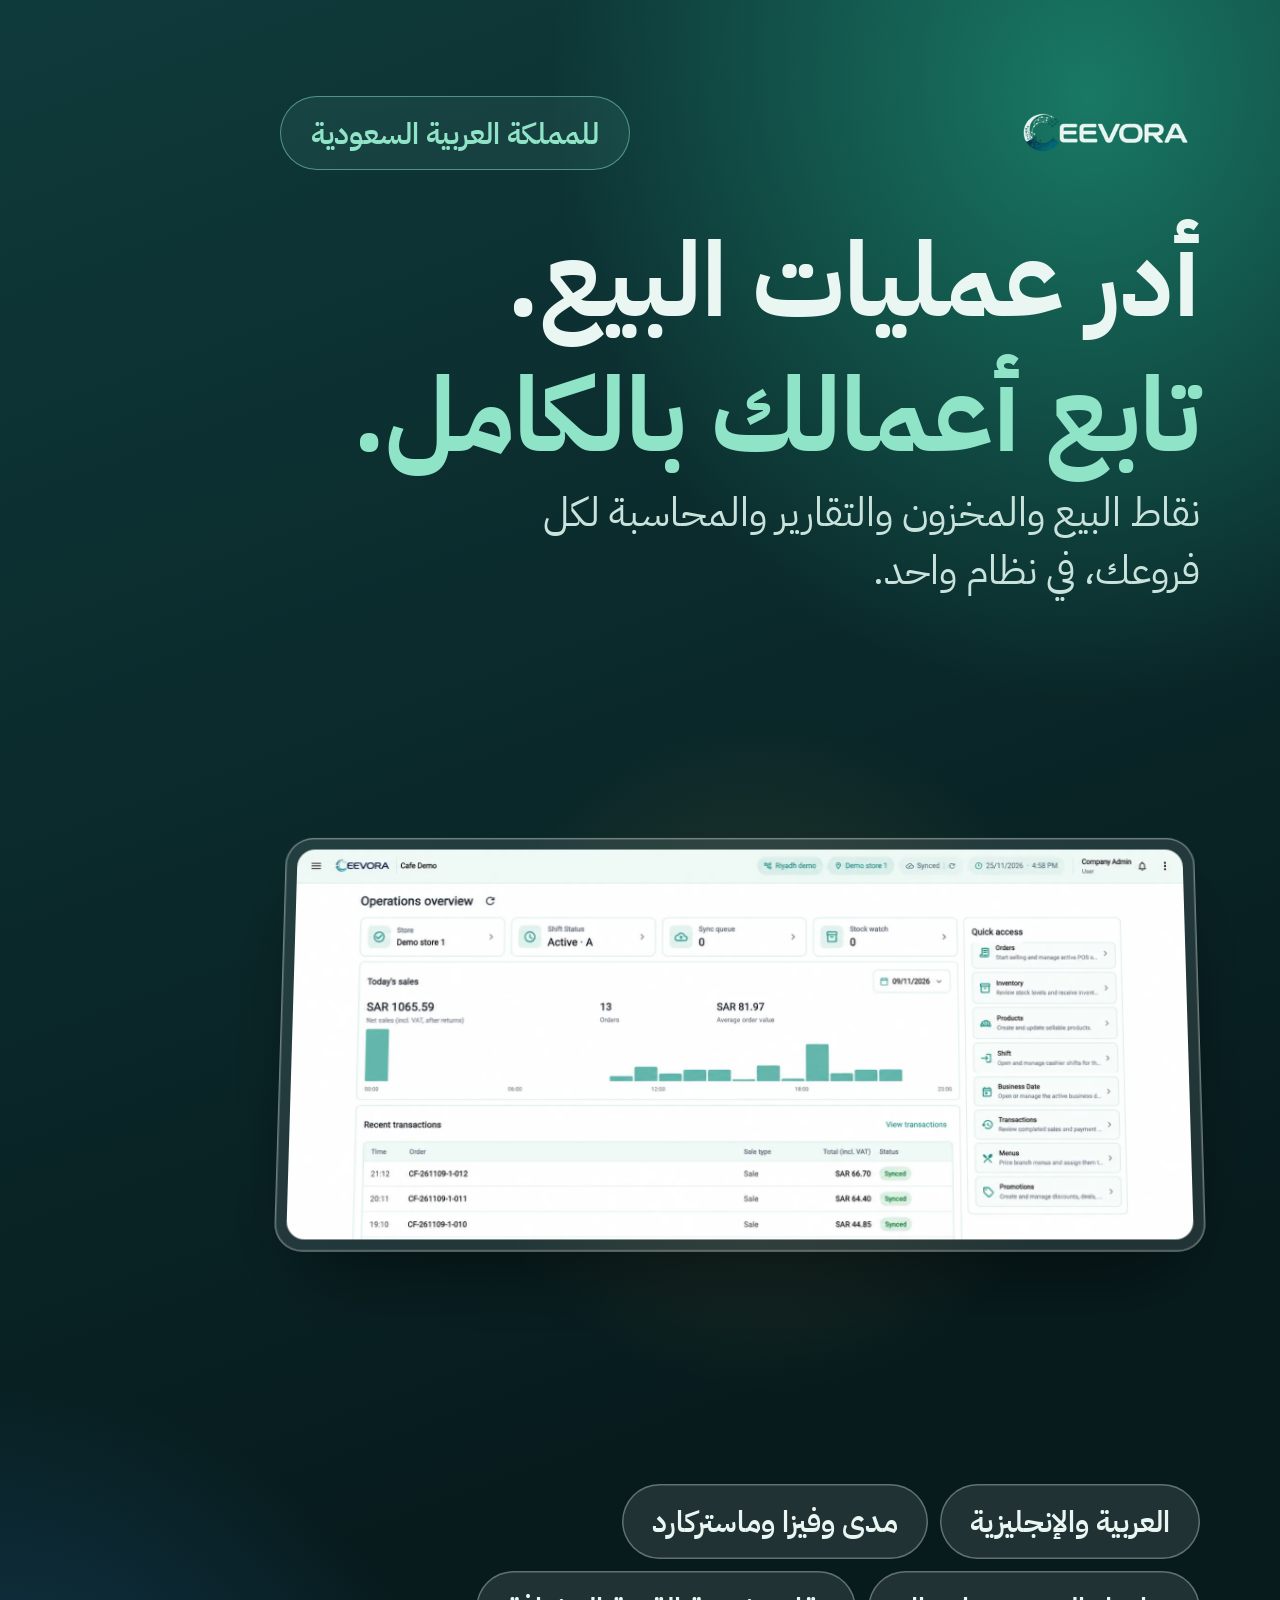
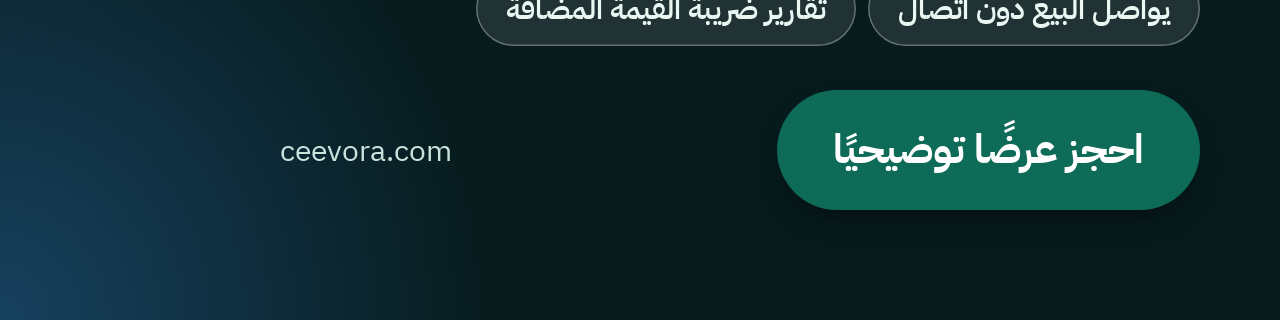
<file: ad-kit/ad.html>
<!doctype html>
<!-- Ad creative template. Rendered by ad-kit/render.py into story / square / wide JPGs in Arabic and English.
     Query: ?lang=ar|en&fmt=story|square|wide -->
<html>
<head>
<meta charset="utf-8">
<link href="https://fonts.googleapis.com/css2?family=IBM+Plex+Sans:wght@400;600;700&family=IBM+Plex+Sans+Arabic:wght@400;600;700&display=block" rel="stylesheet">
<style>
  * { box-sizing: border-box; margin: 0; }
  html, body { width: var(--w); height: var(--h); overflow: hidden; }
  body {
    font-family: "IBM Plex Sans", "IBM Plex Sans Arabic", sans-serif; color: #eaf6f2;
    background:
      radial-gradient(60% 45% at 85% 5%, rgba(31,159,127,.65), transparent 70%),
      radial-gradient(55% 40% at 0% 100%, rgba(42,111,176,.45), transparent 70%),
      radial-gradient(35% 25% at 60% 55%, rgba(201,162,74,.18), transparent 70%),
      linear-gradient(160deg, #0f3a3b, #071b1d 70%);
    display: grid; padding: var(--pad); gap: var(--gap);
  }
  [dir="rtl"] body, body[dir="rtl"] { font-family: "IBM Plex Sans Arabic", "IBM Plex Sans", sans-serif; }
  .top { display: flex; align-items: center; justify-content: space-between; }
  .logo { height: var(--logo); }
  .tag { font-weight: 600; font-size: var(--small); color: #8fe3c6; padding: .45em 1em; border-radius: 999px; border: 1.5px solid rgba(143,227,198,.5); background: rgba(143,227,198,.08); }
  h1 { font-size: var(--h1); line-height: 1.08; font-weight: 700; letter-spacing: -.02em; }
  [dir="rtl"] h1 { letter-spacing: 0; line-height: 1.3; }
  h1 span { display: block; color: #8fe3c6; }
  .sub { font-size: var(--p); color: #c9e3dc; max-width: 30ch; line-height: 1.45; }
  .shot { position: relative; border-radius: calc(var(--r) + 10px); padding: 12px; background: rgba(255,255,255,.1);
          box-shadow: inset 0 0 0 1.5px rgba(255,255,255,.35), 0 40px 80px -30px rgba(0,0,0,.6); }
  .shot img { display: block; width: 100%; border-radius: var(--r); }
  .chips { display: flex; flex-wrap: wrap; gap: 12px; }
  .chips b { font-weight: 600; font-size: var(--small); padding: .5em 1em; border-radius: 999px; background: rgba(255,255,255,.1); box-shadow: inset 0 0 0 1.5px rgba(255,255,255,.3); }
  .cta { display: flex; align-items: center; justify-content: space-between; gap: 20px; }
  .btn { font-weight: 700; font-size: var(--p); padding: .75em 1.4em; border-radius: 999px; background: #0d6b57; color: #fff; box-shadow: 0 14px 30px -12px rgba(0,0,0,.6); }
  .url { font-size: var(--small); color: #c9e3dc; direction: ltr; }
  /* formats */
  .story  { --w: 1080px; --h: 1920px; --pad: 96px 80px 110px; --gap: 44px; --h1: 104px; --p: 40px; --small: 30px; --logo: 64px; --r: 18px; grid-template-rows: auto auto 1fr auto auto; }
  .chips { align-content: start; align-items: center; }
  .square { --w: 1080px; --h: 1080px; --pad: 70px; --gap: 30px; --h1: 76px; --p: 30px; --small: 24px; --logo: 50px; --r: 14px; grid-template-rows: auto auto 1fr auto; }
  .wide   { --w: 1200px; --h: 628px; --pad: 56px 60px; --gap: 22px; --h1: 60px; --p: 24px; --small: 19px; --logo: 42px; --r: 12px; grid-template-columns: 1fr 1.05fr; grid-template-rows: auto 1fr auto; column-gap: 44px; }
  .wide .top { grid-column: 1 / -1; }
  .wide .copy { display: grid; gap: 18px; align-content: center; }
  .wide .shot { align-self: center; }
  .wide .cta { grid-column: 1 / -1; }
  .square .chips, .wide .chips { display: none; }
  .square .shot { align-self: end; }
  .story .shot { align-self: center; transform: perspective(1600px) rotateX(6deg); }
</style>
</head>
<body>
  <div class="top"><img class="logo" src="../assets/mark-dark.webp" alt=""><span class="tag" id="tag"></span></div>
  <div class="copy"><h1 id="h1"></h1><p class="sub" id="sub"></p></div>
  <div class="shot"><img src="../assets/cevora-dashboard.webp" alt=""></div>
  <div class="chips" id="chips"></div>
  <div class="cta"><span class="btn" id="btn"></span><span class="url">ceevora.com</span></div>
<script>
  const q = new URLSearchParams(location.search), lang = q.get("lang") || "ar", fmt = q.get("fmt") || "story";
  const T = {
    ar: { tag: "للمملكة العربية السعودية", h1: ["أدر عمليات البيع.", "تابع أعمالك بالكامل."], sub: "نقاط البيع والمخزون والتقارير والمحاسبة لكل فروعك، في نظام واحد.", chips: ["العربية والإنجليزية", "مدى وفيزا وماستركارد", "يواصل البيع دون اتصال", "تقارير ضريبة القيمة المضافة"], btn: "احجز عرضًا توضيحيًا" },
    en: { tag: "For Saudi Arabia", h1: ["Run the counter.", "See the whole business."], sub: "Checkout, inventory, reporting and accounting for every shop, in one system.", chips: ["Arabic and English", "mada, Visa and Mastercard", "Keeps selling offline", "VAT sales reports"], btn: "Book a free demo" },
  }[lang];
  document.documentElement.lang = lang; document.body.dir = lang === "ar" ? "rtl" : "ltr"; document.body.className = fmt;
  tag.textContent = T.tag; h1.innerHTML = `${T.h1[0]}<span>${T.h1[1]}</span>`; sub.textContent = T.sub; btn.textContent = T.btn;
  chips.innerHTML = T.chips.map((c) => `<b>${c}</b>`).join("");
  if (fmt === "wide") { const c = document.querySelector(".copy"); c.after(document.querySelector(".shot")); }
</script>
</body>
</html>
</file>
<file: style.css>
/* Ceevora POS site. Glass rules follow the web-liquid-glass skill:
   blur + 200% saturation, one ::before rim, inner sheen, soft wide shadow, opaque fallbacks. */
:root {
  --ink: #0d2b2d;
  --ink-2: #3d5a5c;
  --deep: #0b2629;
  --deep-2: #0f3a3b;
  --mint: #8fe3c6;
  --brand: #0d6b57;
  --brand-ink: #ffffff;
  --paper: #ffffff;
  --paper-2: #f2f7f5;
  --line: #d8e4e0;
  --radius: 22px;
  --font: "IBM Plex Sans", "IBM Plex Sans Arabic", system-ui, sans-serif;

  /* glass tokens */
  --lg-blur: 18px;
  --lg-blur-bar: 14px;
  --lg-sat: 200%;
  --lg-tint: rgba(255, 255, 255, 0.10);
  --lg-tint-bar: rgba(255, 255, 255, 0.62);
  --lg-rim-hi: rgba(255, 255, 255, 0.75);
  --lg-rim-lo: rgba(255, 255, 255, 0.12);
  --lg-sheen: rgba(255, 255, 255, 0.22);
  --lg-shadow: 0 18px 50px -12px rgba(2, 20, 22, 0.45);
}
* { box-sizing: border-box; }
[hidden] { display: none !important; }
html { scroll-behavior: smooth; scroll-padding-top: 88px; }
body { margin: 0; font-family: var(--font); color: var(--ink); background: var(--paper); line-height: 1.55; -webkit-font-smoothing: antialiased; }
[dir="rtl"] body { font-family: "IBM Plex Sans Arabic", "IBM Plex Sans", system-ui, sans-serif; }
img { max-width: 100%; height: auto; display: block; }
a { color: inherit; }
h1, h2, h3 { line-height: 1.12; letter-spacing: -0.02em; margin: 0 0 12px; }
[dir="rtl"] h1, [dir="rtl"] h2, [dir="rtl"] h3 { letter-spacing: 0; line-height: 1.3; }
h2 { font-size: clamp(1.7rem, 3.2vw, 2.5rem); }
h3 { font-size: 1.08rem; }
.wrap { width: min(1180px, 100% - 32px); margin-inline: auto; }
.narrow { width: min(820px, 100% - 32px); }
.skip { position: absolute; inset-inline-start: 12px; top: -60px; background: var(--brand); color: #fff; padding: 10px 14px; border-radius: 10px; z-index: 100; }
.skip:focus { top: 12px; }
:focus-visible { outline: 3px solid var(--mint); outline-offset: 2px; }

/* ---------- glass material ---------- */
.lg {
  position: relative;
  isolation: isolate;
  background: var(--lg-tint);
  -webkit-backdrop-filter: blur(var(--lg-blur)) saturate(var(--lg-sat)) brightness(1.05);
  backdrop-filter: blur(var(--lg-blur)) saturate(var(--lg-sat)) brightness(1.05);
  box-shadow: var(--lg-shadow);
}
/* the one edge: a gradient hairline, bright top-left, dim bottom-right */
.lg::before {
  content: ""; position: absolute; inset: 0; border-radius: inherit; padding: 1px; pointer-events: none; z-index: 2;
  background: linear-gradient(150deg, var(--lg-rim-hi), var(--lg-rim-lo) 40%, var(--lg-rim-lo) 65%, rgba(255,255,255,.45));
  -webkit-mask: linear-gradient(#000 0 0) content-box, linear-gradient(#000 0 0);
  -webkit-mask-composite: xor; mask-composite: exclude;
}
/* sheen inside the top edge */
.lg::after {
  content: ""; position: absolute; inset: 1px 1px 55% 1px; border-radius: inherit; pointer-events: none; z-index: -1;
  background: linear-gradient(to bottom, var(--lg-sheen), transparent);
}
.lg-bar { --lg-blur: var(--lg-blur-bar); background: var(--lg-tint-bar); contain: paint; --lg-shadow: 0 10px 30px -14px rgba(2,20,22,.35); --lg-rim-lo: rgba(255,255,255,.35); }
.lg-chip { background: transparent; border: 0; }

@media (prefers-reduced-transparency: reduce) {
  .lg { -webkit-backdrop-filter: none; backdrop-filter: none; background: rgba(16, 58, 59, 0.94); }
  .lg-bar { background: rgba(255, 255, 255, 0.97); }
}
@supports not ((backdrop-filter: blur(1px)) or (-webkit-backdrop-filter: blur(1px))) {
  .lg { background: rgba(16, 58, 59, 0.94); }
  .lg-bar { background: rgba(255, 255, 255, 0.97); }
}
@media (prefers-contrast: more) {
  .lg { background: rgba(8, 36, 38, 0.97); }
  .lg-bar { background: var(--card); }
  .lg::before { background: rgba(255,255,255,.9); }
}

/* ---------- nav ---------- */
.nav {
  position: fixed; top: max(12px, env(safe-area-inset-top)); inset-inline: 16px; margin-inline: auto; max-width: 1180px; z-index: 50;
  display: flex; align-items: center; gap: 20px; padding: 8px 8px 8px 18px; border-radius: 999px;
}
[dir="rtl"] .nav { padding: 8px 18px 8px 8px; }
.brand img { width: 118px; }
.nav-links { display: flex; gap: 4px; margin-inline-start: auto; }
.nav-links a { text-decoration: none; font-weight: 500; font-size: .95rem; padding: 8px 12px; border-radius: 999px; color: var(--ink); }
.nav-links a:hover { background: rgba(13, 107, 87, .1); }
.nav-end { display: flex; align-items: center; gap: 6px; }
.lang { font: inherit; font-weight: 600; color: var(--ink); cursor: pointer; padding: 9px 14px; border-radius: 999px; }
.lang:hover { background: rgba(13, 107, 87, .1); }
@media (max-width: 860px) { .nav-links { display: none; } .nav-end { margin-inline-start: auto; } }

/* ---------- buttons ---------- */
.btn { display: inline-flex; align-items: center; justify-content: center; gap: 8px; font: inherit; font-weight: 600; text-decoration: none; cursor: pointer; border: 0; border-radius: 999px; padding: 12px 20px; min-height: 44px; transition: transform .15s ease, filter .15s ease; }
.btn:active { transform: scale(.97); }
.btn-solid { background: var(--brand); color: var(--brand-ink); box-shadow: 0 6px 16px -8px rgba(0,0,0,.45); }
.btn-solid:hover { filter: brightness(1.1); }
.lg-btn { color: #fff; }
.lg-btn:hover { --lg-tint: rgba(255,255,255,.18); }
.round { width: 44px; height: 44px; border-radius: 50%; border: 1px solid var(--line); background: var(--card); font-size: 1.6rem; line-height: 1; cursor: pointer; color: var(--ink); }

/* ---------- dark sections + blobs (gives the glass something to refract) ---------- */
.hero, .dark, .zatca-sec { position: relative; overflow: hidden; color: #eaf6f2; background: radial-gradient(120% 80% at 80% 0%, var(--deep-2), var(--deep) 60%); }
.blobs { position: absolute; inset: 0; pointer-events: none; z-index: 0; }
.blobs i { position: absolute; border-radius: 50%; filter: blur(60px); opacity: .55; }
.blobs i:nth-child(1) { width: 520px; height: 520px; background: #1f9f7f; top: -120px; inset-inline-end: -80px; }
.blobs i:nth-child(2) { width: 420px; height: 420px; background: #2a6fb0; bottom: -160px; inset-inline-start: -120px; opacity: .35; }
.blobs i:nth-child(3) { width: 300px; height: 300px; background: #c9a24a; top: 40%; inset-inline-start: 45%; opacity: .22; }
.hero > :not(.blobs), .dark > :not(.blobs), .zatca-sec > :not(.blobs) { position: relative; z-index: 1; }

.hero { padding: 140px 0 70px; }
.hero-grid { display: grid; grid-template-columns: 1.25fr 1fr; gap: 40px; align-items: end; margin-bottom: 44px; }
.hero h1 { font-size: clamp(2.5rem, 6vw, 4.6rem); font-weight: 700; margin: 0; color: #fff; }
.accent { color: var(--mint); }
.badge { display: inline-block; font-weight: 600; font-size: .9rem; color: var(--mint); margin: 0 0 10px; }
.lead { color: #c9e3dc; font-size: 1.08rem; margin: 0 0 22px; }
.ctas { display: flex; flex-wrap: wrap; gap: 10px; }
.hero-shot { margin: 0; padding: 10px; border-radius: var(--radius); }
.hero-shot img { border-radius: 14px; }
.trust { list-style: none; padding: 0; margin: 28px 0 0; display: flex; flex-wrap: wrap; justify-content: center; gap: 10px; }
.lg-chip-pill { padding: 8px 16px; border-radius: 999px; font-size: .92rem; font-weight: 500; color: #eaf6f2; --lg-shadow: none; }
@media (max-width: 860px) { .hero-grid { grid-template-columns: 1fr; gap: 18px; } .hero { padding-top: 110px; } }

/* ---------- light sections ---------- */
.sec { padding: 88px 0; }
.light { background: var(--paper-2); }
.intro { color: var(--ink-2); max-width: 62ch; margin: 0 0 28px; font-size: 1.04rem; }
.dark .intro, .dark .fine { color: #c9e3dc; }
.fine { font-size: .88rem; color: var(--ink-2); }
.two { display: grid; grid-template-columns: 1fr 1fr; gap: 56px; align-items: start; }
@media (max-width: 860px) { .two { grid-template-columns: 1fr; gap: 40px; } .sec { padding: 64px 0; } }

.tabs { display: flex; gap: 8px; overflow-x: auto; padding-bottom: 6px; margin-bottom: 18px; scrollbar-width: thin; }
.tabs button { flex: none; font: inherit; font-weight: 500; font-size: .92rem; padding: 9px 16px; border-radius: 999px; border: 1px solid var(--line); background: var(--card); color: var(--ink); cursor: pointer; min-height: 40px; }
.tabs button[aria-selected="true"] { background: var(--ink); color: #fff; border-color: var(--ink); }
.gallery { margin: 0; background: var(--card); border: 1px solid var(--line); border-radius: var(--radius); padding: 12px; position: relative; }
.zoom { display: block; width: 100%; padding: 0; border: 0; background: none; cursor: zoom-in; }
.zoom img { border-radius: 12px; width: 100%; aspect-ratio: 1672 / 817; object-fit: contain; background: var(--paper-2); }
.gallery figcaption { padding: 12px 6px 4px; color: var(--ink-2); padding-inline-end: 110px; min-height: 44px; }
.gal-nav { position: absolute; bottom: 12px; inset-inline-end: 14px; display: flex; gap: 8px; }
[dir="rtl"] .gal-nav { flex-direction: row-reverse; }

.seg { display: inline-flex; flex-wrap: wrap; gap: 4px; padding: 5px; border-radius: 999px; margin-bottom: 26px; --lg-tint-bar: rgba(13,43,45,.06); --lg-rim-hi: rgba(13,43,45,.2); --lg-rim-lo: rgba(13,43,45,.08); box-shadow: none; }
.seg button { font: inherit; font-weight: 600; font-size: .95rem; border: 0; background: transparent; color: var(--ink-2); padding: 10px 18px; border-radius: 999px; cursor: pointer; min-height: 42px; }
.seg button[aria-selected="true"] { background: var(--card); color: var(--ink); box-shadow: 0 4px 14px -6px rgba(2,20,22,.35); }
.type-panel { display: grid; grid-template-columns: 1fr 1.6fr; gap: 36px; align-items: center; }
.type-panel img { border-radius: 16px; border: 1px solid var(--line); }
.checks { list-style: none; padding: 0; margin: 0; display: grid; gap: 14px; }
.checks li { position: relative; padding-inline-start: 34px; font-size: 1.06rem; font-weight: 500; }
.checks li::before { content: ""; position: absolute; inset-inline-start: 0; top: 3px; width: 22px; height: 22px; border-radius: 50%; background: var(--brand) url("data:image/svg+xml,%3Csvg xmlns='http://www.w3.org/2000/svg' viewBox='0 0 24 24'%3E%3Cpath d='M6 12.5l4 4 8-9' fill='none' stroke='white' stroke-width='3' stroke-linecap='round' stroke-linejoin='round'/%3E%3C/svg%3E") center/14px no-repeat; }
@media (max-width: 860px) { .type-panel { grid-template-columns: 1fr; } }

.grid { display: grid; grid-template-columns: repeat(auto-fill, minmax(260px, 1fr)); gap: 16px; }
.card { background: var(--card); border: 1px solid var(--line); border-radius: 18px; padding: 22px; }
.card p { margin: 0; color: var(--ink-2); font-size: .96rem; }

.video-grid { display: grid; grid-template-columns: 1fr 1.3fr; gap: 48px; align-items: center; }
.video-card { display: block; width: 100%; padding: 10px; border: 0; border-radius: var(--radius); cursor: pointer; }
.video-card img { border-radius: 14px; filter: brightness(.75); }
.play { position: absolute; inset: 0; margin: auto; width: 84px; height: 84px; border-radius: 50%; display: grid; place-items: center; z-index: 3; transition: transform .2s ease; }
.video-card:hover .play { transform: scale(1.07); }
.soon { display: inline-block; font-size: .92rem; color: var(--mint); }
@media (max-width: 860px) { .video-grid { grid-template-columns: 1fr; } }

.flow { padding: 0; margin: 0 0 16px; list-style: none; counter-reset: f; display: grid; gap: 10px; }
.flow li { counter-increment: f; display: flex; gap: 12px; align-items: center; font-weight: 500; }
.flow li::before { content: counter(f); flex: none; width: 30px; height: 30px; border-radius: 50%; display: grid; place-items: center; background: var(--paper-2); border: 1px solid var(--line); font-weight: 700; font-size: .9rem; }
.pills { list-style: none; padding: 0; margin: 0; display: flex; flex-wrap: wrap; gap: 8px; }
.pills li { padding: 9px 15px; border-radius: 999px; background: var(--paper-2); border: 1px solid var(--line); font-weight: 500; font-size: .95rem; }

.zatca-sec { padding: 72px 0; }
.zatca { display: flex; gap: 32px; align-items: center; justify-content: space-between; padding: 36px 40px; border-radius: 28px; }
.zatca p { margin: 0; color: #c9e3dc; max-width: 64ch; }
.zatca .btn { flex: none; }
@media (max-width: 860px) { .zatca { flex-direction: column; align-items: flex-start; padding: 28px 22px; } }

.steps { list-style: none; padding: 0; margin: 28px 0 0; display: grid; grid-template-columns: repeat(4, 1fr); gap: 16px; counter-reset: s; }
.steps li { counter-increment: s; background: var(--card); border: 1px solid var(--line); border-radius: 18px; padding: 22px; display: grid; gap: 6px; align-content: start; }
.steps li::before { content: counter(s); font-weight: 800; font-size: 1.6rem; color: var(--brand); }
.steps span { color: var(--ink-2); font-size: .95rem; }
@media (max-width: 860px) { .steps { grid-template-columns: 1fr 1fr; } }
@media (max-width: 520px) { .steps { grid-template-columns: 1fr; } }

.faq-group { margin: 30px 0 8px; font-size: .85rem; text-transform: uppercase; letter-spacing: .06em; color: var(--brand); }
[dir="rtl"] .faq-group { text-transform: none; letter-spacing: 0; font-size: .95rem; }
details { border-bottom: 1px solid var(--line); }
summary { cursor: pointer; list-style: none; padding: 16px 0; font-weight: 600; font-size: 1.04rem; display: flex; justify-content: space-between; gap: 16px; }
summary::-webkit-details-marker { display: none; }
summary::after { content: "+"; font-size: 1.4rem; line-height: 1; color: var(--brand); transition: transform .2s; }
details[open] summary::after { transform: rotate(45deg); }
details p { margin: 0 0 18px; color: var(--ink-2); }

/* ---------- form ---------- */
.form { padding: 28px; border-radius: 26px; display: grid; gap: 14px; color: #eaf6f2; --lg-tint: rgba(255,255,255,.08); }
.form h3 { font-size: 1.3rem; margin: 0 0 4px; }
.form label { display: grid; gap: 6px; font-size: .9rem; font-weight: 500; }
.form small { opacity: .7; font-weight: 400; }
.form input, .form textarea { font: inherit; color: #fff; width: 100%; padding: 11px 14px; border-radius: 12px; border: 1px solid rgba(255,255,255,.22); background: rgba(3, 22, 24, .35); min-height: 44px; }
.form input::placeholder, .form textarea::placeholder { color: rgba(234,246,242,.5); }
.form input:focus, .form textarea:focus { outline: 2px solid var(--mint); outline-offset: 1px; }
.phone { display: grid; grid-template-columns: 84px 1fr; gap: 8px; direction: ltr; }
.row2 { display: grid; grid-template-columns: 1fr 1fr; gap: 12px; }
.err { margin: 0; color: #ffd28a; min-height: 0; font-weight: 600; }
.err:empty { display: none; }
.form .fine { color: #c9e3dc; margin: 0; }
@media (max-width: 520px) { .row2 { grid-template-columns: 1fr; } .form { padding: 22px 18px; } }

/* ---------- footer ---------- */
.foot { background: var(--paper-2); padding: 56px 0 28px; border-top: 1px solid var(--line); }
.foot-grid { display: grid; grid-template-columns: 2fr 1fr 1fr 1fr; gap: 28px; }
.foot-grid h4 { margin: 0 0 10px; font-size: .95rem; }
.foot-grid a { display: block; text-decoration: none; color: var(--ink-2); padding: 3px 0; }
.foot-grid a:hover { color: var(--brand); }
.foot-grid p { color: var(--ink-2); max-width: 32ch; }
.copy { color: var(--ink-2); font-size: .85rem; margin-top: 30px; }
@media (max-width: 720px) { .foot-grid { grid-template-columns: 1fr 1fr; } }

/* ---------- viewer ---------- */
.viewer { border: 0; padding: 0; background: transparent; width: min(1280px, 94vw); max-height: 92vh; overflow: visible; }
.viewer::backdrop { background: rgba(3, 18, 20, .82); -webkit-backdrop-filter: blur(6px); backdrop-filter: blur(6px); }
.viewer img { border-radius: 14px; width: 100%; max-height: 88vh; object-fit: contain; background: #fff; }
.viewer iframe { width: 100%; aspect-ratio: 16 / 9; border: 0; border-radius: 14px; background: #000; }
.viewer .close { position: absolute; top: -54px; inset-inline-end: 0; }

@media (prefers-reduced-motion: reduce) { html { scroll-behavior: auto; } * { transition: none !important; } }
.btn { white-space: nowrap; }
@media (max-width: 520px) {
  .nav .btn { padding: 10px 14px; font-size: .9rem; }
  .brand img { width: 100px; }
  .seg { display: flex; flex-wrap: nowrap; overflow-x: auto; scrollbar-width: none; max-width: 100%; }
  .seg button { flex: none; }
}

/* ---------- language switch with flags ---------- */
.lang { display: inline-flex; align-items: center; gap: 8px; min-height: 44px; }
.lang img { width: 21px; height: 14px; border-radius: 2px; box-shadow: 0 0 0 1px rgba(13,43,45,.15); object-fit: cover; }
/* In Arabic, English is offered as a clear pill so visitors who can't read Arabic find it fast. */
.lang.lang-big { background: var(--card); box-shadow: 0 0 0 1.5px var(--brand); font-size: 1rem; padding: 9px 16px; }
.lang.lang-big img { width: 26px; height: 18px; }
@media (max-width: 520px) {
  .lang { padding: 8px 10px; }
  .lang:not(.lang-big) span { font-size: .9rem; }
}
@media (max-width: 380px) { .lang:not(.lang-big) span { display: none; } }

/* ---------- form selects + states ---------- */
.form select {
  font: inherit; color: #fff; width: 100%; padding: 11px 38px 11px 14px; border-radius: 12px; min-height: 44px;
  border: 1px solid rgba(255,255,255,.22); background: rgba(3,22,24,.35) url("data:image/svg+xml,%3Csvg xmlns='http://www.w3.org/2000/svg' viewBox='0 0 24 24'%3E%3Cpath d='M7 10l5 5 5-5' fill='none' stroke='%23c9e3dc' stroke-width='2' stroke-linecap='round'/%3E%3C/svg%3E") no-repeat right 12px center / 18px;
  appearance: none; -webkit-appearance: none;
}
[dir="rtl"] .form select { padding: 11px 14px 11px 38px; background-position: left 12px center; }
.form select:focus { outline: 2px solid var(--mint); outline-offset: 1px; }
.form select option { color: #0d2b2d; background: #fff; }
.form input[readonly] { color: #c9e3dc; background: rgba(3,22,24,.55); cursor: default; text-align: center; }
.form input, .form select, .form textarea { font-size: max(16px, 1rem); } /* 16px stops iOS zooming into fields */
.hp { position: absolute !important; left: -9999px; width: 1px; height: 1px; opacity: 0; }
.sent { text-align: center; justify-items: center; align-content: center; min-height: 320px; }
.sent p { color: #c9e3dc; margin: 0; }
.btn:disabled { opacity: .7; cursor: progress; }

/* ---------- device tuning ---------- */
@media (max-width: 520px) {
  :root { --lg-blur: 12px; --lg-blur-bar: 10px; } /* cheaper blur on phones */
  .blobs i { filter: blur(40px); }
  .hero h1 { font-size: clamp(2.2rem, 10vw, 3rem); }
}
.foot { padding-bottom: max(28px, env(safe-area-inset-bottom)); }
@media (hover: none) { .video-card:hover .play { transform: none; } }

/* iOS Safari ignores border-radius on backdrop-filter (worst while the button scales), so the blur leaked past
   the pill as square corners. Clip the glass buttons to their own shape. */
.lg-btn { clip-path: inset(0 round 999px); --lg-shadow: none; }
.play { clip-path: circle(50%); }
.lg-btn.btn { border: 0; }

/* ---------- motion ---------- */
@keyframes rise { from { opacity: 0; transform: translateY(18px); } to { opacity: 1; transform: none; } }
@keyframes drift { 0%, 100% { transform: translate(0, 0) scale(1); } 50% { transform: translate(40px, 30px) scale(1.08); } }
@keyframes fade { from { opacity: .25; } to { opacity: 1; } }
@media (prefers-reduced-motion: no-preference) {
  .hero h1 > span, .hero h1 > br + span { display: inline-block; animation: rise .8s cubic-bezier(.2,.7,.2,1) both; }
  .hero h1 > span:last-child { animation-delay: .12s; }
  .hero-side > * { animation: rise .8s .22s cubic-bezier(.2,.7,.2,1) both; }
  .hero-side > .ctas { animation-delay: .32s; }
  .hero-shot { animation: rise 1s .38s cubic-bezier(.2,.7,.2,1) both; }
  .hero-shot img { transform: perspective(1400px) rotateX(var(--tilt, 0deg)); transform-origin: 50% 100%; will-change: transform; }
  .blobs i { animation: drift 18s ease-in-out infinite; }
  .blobs i:nth-child(2) { animation-duration: 23s; animation-direction: reverse; }
  .blobs i:nth-child(3) { animation-duration: 27s; }
  .js [data-r] { opacity: 0; transform: translateY(22px); transition: opacity .7s cubic-bezier(.2,.7,.2,1) var(--d, 0ms), transform .7s cubic-bezier(.2,.7,.2,1) var(--d, 0ms); }
  .js [data-r].in { opacity: 1; transform: none; }
  .swap { animation: fade .45s ease both; }
  .card, .steps li { transition: transform .25s ease, box-shadow .25s ease, opacity .7s cubic-bezier(.2,.7,.2,1) var(--d, 0ms); }
  .card:hover, .steps li:hover { transform: translateY(-4px); box-shadow: 0 14px 30px -18px rgba(2,20,22,.35); }
  details p { animation: rise .35s ease both; }
  ::view-transition-old(root), ::view-transition-new(root) { animation-duration: .35s; }
}
/* pointer-following specular light on glass */
.spec::after { background: radial-gradient(220px circle at var(--mx, 50%) var(--my, 0%), rgba(255,255,255,.22), transparent 60%), linear-gradient(to bottom, var(--lg-sheen), transparent); inset: 1px; }
@media (hover: none) { .spec::after { background: linear-gradient(to bottom, var(--lg-sheen), transparent 45%); } }

/* nav firms up once content scrolls under it */
.nav { transition: background-color .3s ease, box-shadow .3s ease; }
.nav.scrolled { --lg-tint-bar: rgba(255,255,255,.8); }

/* reading progress */
.progress { position: fixed; top: 0; inset-inline: 0; height: 3px; background: linear-gradient(90deg, var(--brand), var(--mint)); transform: scaleX(0); transform-origin: 0 50%; z-index: 60; pointer-events: none; }
[dir="rtl"] .progress { transform-origin: 100% 50%; }

/* sticky "Book a demo" on phones (ad traffic converts here) */
.mcta { display: none; }
@media (max-width: 860px) {
  .mcta { display: flex; justify-content: center; position: fixed; z-index: 55; inset-inline: 16px; bottom: max(14px, env(safe-area-inset-bottom)); padding: 14px; border-radius: 999px; text-decoration: none; font-weight: 700; color: #fff; --lg-tint: rgba(13,107,87,.82); clip-path: inset(0 round 999px); transform: translateY(140%); transition: transform .35s cubic-bezier(.2,.7,.2,1); }
  .mcta.show { transform: none; }
  .foot { padding-bottom: 96px; }
}

/* ---------- mobile menu ---------- */
.burger { display: none; width: 44px; height: 44px; border: 0; border-radius: 50%; background: rgba(13,43,45,.08); cursor: pointer; position: relative; }
.burger span { position: absolute; left: 13px; right: 13px; height: 2px; border-radius: 2px; background: var(--ink); transition: transform .25s ease; }
.burger span:first-child { top: 17px; } .burger span:last-child { top: 25px; }
.burger[aria-expanded="true"] span:first-child { transform: translateY(4px) rotate(45deg); }
.burger[aria-expanded="true"] span:last-child { transform: translateY(-4px) rotate(-45deg); }
.mnav { position: fixed; z-index: 49; top: calc(max(12px, env(safe-area-inset-top)) + 70px); inset-inline: 16px; border-radius: 26px; padding: 10px; display: grid; gap: 2px; --lg-tint: rgba(255,255,255,.94); }
.mnav[hidden] { display: none; }
.mnav a:not(.btn) { text-decoration: none; color: var(--ink); font-weight: 600; font-size: 1.08rem; padding: 14px 16px; border-radius: 16px; }
.mnav a:not(.btn):active, .mnav a:not(.btn):hover { background: rgba(13,107,87,.1); }
.mnav .btn { margin-top: 6px; }
@media (prefers-reduced-motion: no-preference) { .mnav:not([hidden]) { animation: rise .25s cubic-bezier(.2,.7,.2,1) both; } }
@media (max-width: 860px) {
  .burger { display: block; }
  .nav { padding: 6px 6px 6px 16px; gap: 8px; }
  [dir="rtl"] .nav { padding: 6px 16px 6px 6px; }
}
@media (max-width: 520px) { .nav-cta { display: none; } } /* the sticky bottom CTA + menu cover it on phones */

/* ---------- polish pass ---------- */
/* modules as a ruled two-column list instead of a wall of identical cards */
.grid { grid-template-columns: repeat(2, minmax(0, 1fr)); gap: 0 56px; }
.mod { padding: 22px 0; border-top: 1px solid var(--line); display: grid; gap: 6px; }
.mod h3 { margin: 0; font-size: 1.1rem; }
.mod p { margin: 0; color: var(--ink-2); max-width: 60ch; }
@media (max-width: 720px) { .grid { grid-template-columns: 1fr; } }
.round { display: inline-grid; place-items: center; }
[dir="rtl"] .round svg { transform: scaleX(-1); }
.viewer .close { background: var(--card); }
/* browser surfaces carry the palette too */
::selection { background: var(--mint); color: var(--deep); }
html { accent-color: var(--brand); caret-color: var(--brand); scrollbar-color: #9fb9b2 var(--paper-2); }
.dark, .hero { caret-color: var(--mint); }
h1, h2 { text-wrap: balance; } p { text-wrap: pretty; }
/* tap feedback on phones without the grey flash */
a, button, summary { -webkit-tap-highlight-color: transparent; }
.lead, .intro { max-width: 62ch; }
@media (max-width: 520px) {
  .sec { padding: 56px 0; }
  .hero { padding: 104px 0 48px; }
  .hero-grid { margin-bottom: 28px; }
  .ctas .btn { flex: 1 1 auto; }
  .trust { justify-content: flex-start; }
  .lg-chip-pill { font-size: .86rem; padding: 7px 13px; }
  .gallery { padding: 8px; }
  .gallery figcaption { padding-inline-end: 100px; font-size: .92rem; }
  .zatca .btn, .form .btn { width: 100%; }
  .video-grid { gap: 28px; }
}

/* ---------- business-type selector: gliding lens ---------- */
.seg { position: relative; isolation: isolate; }
.seg-lens { position: absolute; top: 0; left: 0; z-index: 0; border-radius: 999px; background: var(--card); box-shadow: 0 6px 18px -8px rgba(2,20,22,.4); pointer-events: none; transition: transform .55s cubic-bezier(.22,1,.36,1), width .55s cubic-bezier(.22,1,.36,1); }
.seg button { position: relative; z-index: 1; transition: color .3s ease; }
.seg button[aria-selected="true"] { background: transparent; box-shadow: none; color: var(--ink); }
.seg button:hover { color: var(--ink); }
.type-panel .checks li { transition: opacity .4s ease, transform .4s ease; }
@media (prefers-reduced-motion: no-preference) {
  .checks li { animation: rise .45s cubic-bezier(.2,.7,.2,1) both; }
  .checks li:nth-child(2) { animation-delay: .07s; } .checks li:nth-child(3) { animation-delay: .14s; }
}
@media (prefers-reduced-motion: reduce) { .seg-lens { transition: none; } }
/* phones: one scrolling row with soft edges so it reads as "more to the side" */
@media (max-width: 520px) {
  .seg { -webkit-mask-image: linear-gradient(90deg, transparent, #000 18px, #000 calc(100% - 18px), transparent); mask-image: linear-gradient(90deg, transparent, #000 18px, #000 calc(100% - 18px), transparent); }
}

/* ---------- quote builder ---------- */
.quote-grid { align-items: center; }
.qform { display: grid; gap: 16px; }
.qform label, .qform legend { display: grid; gap: 6px; font-weight: 600; font-size: .92rem; }
.qform select, .qform input[type="number"] { font: inherit; font-size: max(16px, 1rem); color: var(--ink); background: var(--card); border: 1px solid var(--line); border-radius: 12px; min-height: 46px; padding: 10px 14px; width: 100%; }
.qform select { appearance: none; -webkit-appearance: none; padding-inline-end: 38px; background: var(--card) url("data:image/svg+xml,%3Csvg xmlns='http://www.w3.org/2000/svg' viewBox='0 0 24 24'%3E%3Cpath d='M7 10l5 5 5-5' fill='none' stroke='%233d5a5c' stroke-width='2' stroke-linecap='round'/%3E%3C/svg%3E") no-repeat right 12px center / 18px; }
[dir="rtl"] .qform select { background-position: left 12px center; }
.stepper { display: grid; grid-template-columns: 46px 1fr 46px; border: 1px solid var(--line); border-radius: 12px; background: var(--card); overflow: hidden; }
.stepper input[type="number"] { border: 0; border-radius: 0; text-align: center; font-weight: 700; -moz-appearance: textfield; }
.stepper input::-webkit-inner-spin-button, .stepper input::-webkit-outer-spin-button { -webkit-appearance: none; margin: 0; }
.stepper button { border: 0; background: var(--paper-2); font-size: 1.3rem; font-weight: 600; color: var(--accent-ink); cursor: pointer; }
.stepper button:active { background: #e3eeea; }
fieldset { border: 0; padding: 0; margin: 0; }
.mods { display: flex; flex-wrap: wrap; gap: 8px; margin-top: 4px; }
.mod-opt { display: inline-flex !important; grid-auto-flow: column; align-items: center; gap: 8px !important; padding: 10px 14px; border: 1px solid var(--line); border-radius: 999px; background: var(--card); cursor: pointer; font-weight: 500 !important; transition: background-color .2s ease, border-color .2s ease; min-height: 44px; }
.mod-opt input { width: 18px; height: 18px; margin: 0; }
.mod-opt:has(input:checked) { background: #e5f4ee; border-color: var(--brand); }
.qcard { padding: 28px; border-radius: 26px; color: #eaf6f2; display: grid; gap: 14px; --lg-tint: rgba(11,38,41,.9); }
.qcard h3 { margin: 0; font-size: 1.25rem; }
.qlines { list-style: none; margin: 0; padding: 0; display: grid; gap: 8px; }
.qlines li { padding-bottom: 8px; border-bottom: 1px solid rgba(255,255,255,.12); }
.qprice { display: grid; grid-template-columns: 1fr auto; gap: 6px 12px; align-items: baseline; padding: 6px 0; }
.qprice strong { font-size: 1.8rem; font-variant-numeric: tabular-nums; color: var(--mint); }
.qprice .qcustom { grid-column: 1 / -1; font-size: 1.15rem; }
.qprice b { font-variant-numeric: tabular-nums; }
.qcard .fine { color: #c9e3dc; margin: 0; }

/* ---------- customers ---------- */
.cust { display: grid; grid-template-columns: repeat(auto-fit, minmax(260px, 1fr)); gap: 24px; }
.cust-card { margin: 0; padding: 24px 0; border-top: 2px solid var(--ink); display: grid; gap: 12px; align-content: start; }
.cust-card img { height: 48px; width: auto; object-fit: contain; }
.cust-card blockquote { margin: 0; font-size: 1.1rem; line-height: 1.5; }
.cust-card figcaption { color: var(--ink-2); font-size: .92rem; }

/* ---------- WhatsApp ---------- */
.wa { position: fixed; z-index: 56; inset-inline-end: 18px; bottom: max(18px, env(safe-area-inset-bottom)); width: 56px; height: 56px; border-radius: 50%; display: grid; place-items: center; background: #1fa855; box-shadow: 0 10px 24px -10px rgba(0,0,0,.5); transition: transform .2s ease; }
.wa:hover { transform: scale(1.06); }
@media (max-width: 860px) { .wa { bottom: calc(max(14px, env(safe-area-inset-bottom)) + 66px); } }

/* ---------- cookie notice ---------- */
.cookie { position: fixed; z-index: 70; inset-inline: 16px; bottom: max(16px, env(safe-area-inset-bottom)); margin-inline: auto; max-width: 560px; padding: 18px 20px; border-radius: 20px; color: #eaf6f2; display: grid; gap: 12px; --lg-tint: rgba(11,38,41,.92); }
.cookie p { margin: 0; }
.cookie div { display: flex; gap: 8px; flex-wrap: wrap; }
.btn-ghost { background: transparent; color: inherit; box-shadow: inset 0 0 0 1px rgba(255,255,255,.35); }

/* ---------- 27 Nov fixes ---------- */
/* flags: keep their real proportions (no cropping) */
.lang img, .lang.lang-big img { width: auto; height: 18px; object-fit: contain; border-radius: 3px; }
.lang:not(.lang-big) img { height: 16px; }

/* menu opens and closes with a clip reveal (Safari keeps the blur during clip-path, unlike opacity) */
.mnav { clip-path: inset(0 0 100% 0 round 26px); transform: translateY(-6px); transition: clip-path .38s cubic-bezier(.22,1,.36,1), transform .38s cubic-bezier(.22,1,.36,1); }
.mnav.open { clip-path: inset(0 0 0 0 round 26px); transform: none; }
.mnav:not([hidden]) { animation: none !important; }
.mnav a { opacity: 0; transform: translateY(-4px); transition: opacity .25s ease, transform .3s cubic-bezier(.22,1,.36,1); }
.mnav.open a { opacity: 1; transform: none; }
.mnav.open a:nth-child(2) { transition-delay: .03s; } .mnav.open a:nth-child(3) { transition-delay: .06s; }
.mnav.open a:nth-child(4) { transition-delay: .09s; } .mnav.open a:nth-child(5) { transition-delay: .12s; } .mnav.open a:nth-child(6) { transition-delay: .15s; }

/* bottom "Book a demo" bar: real glass, and it rises by clipping, not moving, so Safari's blur doesn't pop in late */
@media (max-width: 860px) {
  .mcta {
    --lg-tint: rgba(13,107,87,.5); --lg-blur: 16px; --lg-shadow: 0 12px 28px -14px rgba(2,20,22,.55);
    transform: none; transition: clip-path .45s cubic-bezier(.22,1,.36,1);
    clip-path: inset(100% 0 0 0 round 999px); pointer-events: none;
    text-shadow: 0 1px 2px rgba(0,0,0,.35);
  }
  .mcta.show { clip-path: inset(0 0 0 0 round 999px); pointer-events: auto; transform: none; }
}

/* business types on phones: all four visible as a 2x2 grid, so the outline is never cut off */
@media (max-width: 520px) {
  .seg { display: grid; grid-template-columns: 1fr 1fr; overflow: visible; -webkit-mask-image: none; mask-image: none; border-radius: 24px; width: 100%; }
  .seg button { white-space: normal; line-height: 1.25; padding: 10px 12px; min-height: 48px; }
  .seg-lens { border-radius: 18px; }
}
@media (prefers-reduced-motion: reduce) { .mnav, .mnav a, .mcta { transition: none; } }
.mnav { background-color: rgba(255,255,255,.96); }
/* menu: solid enough to read, no backdrop (WebKit drops the panel fill when blur + clip-path animate together) */
.mnav { -webkit-backdrop-filter: none; backdrop-filter: none; background: rgba(255,255,255,.97); box-shadow: 0 24px 50px -20px rgba(2,20,22,.45); }
/* bottom bar: glass but keeps white text readable over light sections */
@media (max-width: 860px) { .mcta { --lg-tint: rgba(13,107,87,.74); } }
/* WebKit: give the menu its own compositing layer so animated hero layers can't paint over it */
.mnav, .mnav.open { will-change: transform, clip-path; }
.mnav.open { transform: translateZ(0); }
.mnav { background: var(--card); }

/* Safari draws backdrop blur as a square, ignoring border-radius, so every glass surface leaked past its rounded
   edge. Clip each one to its own shape. (Menu and bottom bar animate their own clip-path above.) */
.lg:not(.mnav):not(.mcta) { clip-path: inset(0 round var(--lg-r, 999px)); }
.hero-shot, .video-card { --lg-r: var(--radius); }
.zatca { --lg-r: 28px; }
.form, .qcard { --lg-r: 26px; }
.cookie { --lg-r: 20px; }
.play { clip-path: circle(50%) !important; }
@media (max-width: 520px) { .seg { --lg-r: 24px; } }
/* small pills: an even, complete outline (the fading rim read as a broken edge at this size) */
.lg-chip-pill, .lg-btn, .seg { --lg-rim-hi: rgba(255,255,255,.6); --lg-rim-lo: rgba(255,255,255,.34); }
.seg { --lg-rim-hi: rgba(13,43,45,.22); --lg-rim-lo: rgba(13,43,45,.16); }

/* ---------- performance: blobs are plain radial gradients (no filter, no animation) ----------
   Blurred, drifting blobs under ~17 glass surfaces forced every backdrop blur to re-render each frame
   (Lighthouse mobile: ~7 s of main-thread work). Gradients look the same and cost nothing per frame. */
.blobs i { filter: none !important; animation: none !important; opacity: 1 !important; }
.blobs i:nth-child(1) { background: radial-gradient(closest-side, rgba(31,159,127,.55), transparent); width: 760px; height: 760px; top: -260px; }
.blobs i:nth-child(2) { background: radial-gradient(closest-side, rgba(42,111,176,.35), transparent); width: 640px; height: 640px; bottom: -280px; }
.blobs i:nth-child(3) { background: radial-gradient(closest-side, rgba(201,162,74,.2), transparent); width: 460px; height: 460px; }

/* =========================================================================
   Theme tokens + iOS-style dark mode. Light is the default; dark follows the
   system unless the visitor picks Light or Dark in Settings (data-theme on <html>).
   Dark uses iOS system colours: #000 base, #1C1C1E elevated, #2C2C2E controls.
   ========================================================================= */
:root { --card: #ffffff; --accent-ink: #0d6b57; --track: rgba(118,118,128,.12); --thumb: #ffffff; --sep: rgba(60,60,67,.18); color-scheme: light; }
.logo-d { display: none; }
@media (prefers-color-scheme: dark) {
  :root:not([data-theme="light"]) {
    --paper: #000000; --paper-2: #0c0c0e; --card: #1c1c1e; --ink: #f2f2f7; --ink-2: rgba(235,235,245,.64); --line: rgba(84,84,88,.55);
    --accent-ink: #8fe3c6; --track: rgba(118,118,128,.24); --thumb: #636366; --sep: rgba(84,84,88,.6);
    --lg-tint-bar: rgba(28,28,30,.62); --deep: #000; --deep-2: #06201f; color-scheme: dark;
  }
  :root:not([data-theme="light"]) .logo-l { display: none; }
  :root:not([data-theme="light"]) .logo-d { display: block; }
}
:root[data-theme="dark"] {
  --paper: #000000; --paper-2: #0c0c0e; --card: #1c1c1e; --ink: #f2f2f7; --ink-2: rgba(235,235,245,.64); --line: rgba(84,84,88,.55);
  --accent-ink: #8fe3c6; --track: rgba(118,118,128,.24); --thumb: #636366; --sep: rgba(84,84,88,.6);
  --lg-tint-bar: rgba(28,28,30,.62); --deep: #000; --deep-2: #06201f; color-scheme: dark;
}
:root[data-theme="dark"] .logo-l { display: none; }
:root[data-theme="dark"] .logo-d { display: block; }
.brand img, .foot-grid img { width: 118px; height: auto; }

/* components that used hard-coded light colours */
.faq-group, .steps li::before, summary::after { color: var(--accent-ink); }
.tabs button[aria-selected="true"] { background: var(--ink); color: var(--paper); border-color: var(--ink); }
.mod-opt:has(input:checked) { background: color-mix(in srgb, var(--accent-ink) 14%, var(--card)); border-color: var(--accent-ink); }
.seg { --lg-tint-bar: var(--track); }
.seg-lens { background: var(--card); }
.lang.lang-big { background: var(--card); color: var(--ink); }
.nav-links a, .lang, .mnav a:not(.btn), .burger span { color: var(--ink); }
.burger span { background: var(--ink); }
.burger, .gear { background: var(--track); }
.round { background: var(--card); color: var(--ink); }
.mnav { background: var(--card); }
.stepper button { background: var(--paper-2); }
.foot a:hover { color: var(--accent-ink); }
.qform select { color: var(--ink); }
.cust-card { border-top-color: var(--ink); }
.nav.scrolled { --lg-tint-bar: color-mix(in srgb, var(--card) 82%, transparent); }
html { scrollbar-color: color-mix(in srgb, var(--ink-2) 60%, transparent) var(--paper-2); }

/* ---------- settings: an iOS-style grouped panel with segmented controls ---------- */
.gear { width: 44px; height: 44px; border: 0; border-radius: 50%; display: grid; place-items: center; color: var(--ink); cursor: pointer; transition: transform .4s cubic-bezier(.22,1,.36,1); }
.gear[aria-expanded="true"] { transform: rotate(60deg); }
.settings {
  position: fixed; z-index: 58; top: calc(max(12px, env(safe-area-inset-top)) + 70px); inset-inline-end: max(16px, calc((100vw - 1180px) / 2));
  width: min(360px, calc(100vw - 32px)); padding: 6px 16px; border-radius: 22px; background: var(--card); color: var(--ink);
  -webkit-backdrop-filter: none; backdrop-filter: none; box-shadow: 0 24px 60px -24px rgba(0,0,0,.45), 0 0 0 .5px var(--sep);
  transform-origin: calc(100% - 60px) 0; will-change: transform, opacity;
  opacity: 0; transform: scale(.92) translateY(-6px); transition: opacity .22s ease, transform .35s cubic-bezier(.22,1,.36,1);
  clip-path: none !important;
}
[dir="rtl"] .settings { transform-origin: 60px 0; }
.settings.open { opacity: 1; transform: none; }
.set-row { display: grid; gap: 8px; padding: 12px 0; }
.set-row + .set-row { border-top: .5px solid var(--sep); }
.set-label { font-size: .8rem; font-weight: 600; color: var(--ink-2); text-transform: uppercase; letter-spacing: .04em; }
[dir="rtl"] .set-label { text-transform: none; letter-spacing: 0; font-size: .9rem; }
.choice { position: relative; display: grid; grid-auto-flow: column; grid-auto-columns: 1fr; padding: 2px; border-radius: 9px; background: var(--track); isolation: isolate; }
.choice::before { /* sliding thumb, like UISegmentedControl */
  content: ""; position: absolute; z-index: -1; top: 2px; bottom: 2px; left: 2px; width: calc((100% - 4px) / var(--n, 3));
  border-radius: 7px; background: var(--thumb); box-shadow: 0 3px 8px rgba(0,0,0,.12), 0 3px 1px rgba(0,0,0,.04);
  transform: translateX(calc(var(--i, 0) * 100%)); transition: transform .32s cubic-bezier(.22,1,.36,1);
}
[dir="rtl"] .choice::before { left: auto; right: 2px; transform: translateX(calc(var(--i, 0) * -100%)); }
.choice button { font: inherit; font-size: .88rem; font-weight: 500; color: var(--ink); background: none; border: 0; padding: 7px 6px; min-height: 34px; border-radius: 7px; cursor: pointer; }
.choice button[aria-checked="true"] { font-weight: 600; }
.choice button:focus-visible { outline-offset: -2px; }

/* reduced motion chosen in Settings (or by the system) */
:root[data-motion="reduce"] *, :root[data-motion="reduce"] *::before, :root[data-motion="reduce"] *::after { animation: none !important; transition: none !important; scroll-behavior: auto !important; }
:root[data-motion="reduce"] [data-r] { opacity: 1 !important; transform: none !important; }
:root[data-motion="reduce"] .hero-shot img { transform: none !important; }

@media (max-width: 380px) { .gear { width: 40px; height: 40px; } .burger { width: 40px; height: 40px; } }
.seg-lens { background: var(--thumb); }
.seg button[aria-selected="true"] { color: var(--ink); }

/* ---------- compare plans ---------- */
.sr { position: absolute; width: 1px; height: 1px; overflow: hidden; clip: rect(0 0 0 0); white-space: nowrap; }
.plans-scroll { overflow-x: auto; margin-inline: -16px; padding-inline: 16px; scrollbar-width: thin; }
.plans { width: 100%; min-width: 640px; border-collapse: separate; border-spacing: 0; font-size: .95rem; }
.plans th, .plans td { padding: 14px 16px; text-align: center; border-bottom: 1px solid var(--line); }
.plans tbody th { text-align: start; font-weight: 500; color: var(--ink); }
.plans thead th { vertical-align: bottom; padding-top: 30px; position: relative; }
.plans .pname { display: block; font-size: 1.1rem; font-weight: 700; }
.plans .pprice { display: block; font-size: 1.7rem; font-weight: 700; margin-top: 6px; font-variant-numeric: tabular-nums; color: var(--ink); }
.plans .pper, .plans .psetup { display: block; font-size: .8rem; font-weight: 400; color: var(--ink-2); }
.plans .pop { background: color-mix(in srgb, var(--accent-ink) 8%, transparent); }
.plans thead .pop { border-radius: 18px 18px 0 0; }
.plans tfoot .pop { border-radius: 0 0 18px 18px; }
.plans tfoot td { border-bottom: 0; padding-top: 18px; padding-bottom: 20px; }
.pop-tag { position: absolute; top: 8px; inset-inline: 0; margin-inline: auto; width: max-content; font-size: .72rem; font-weight: 700; padding: 3px 10px; border-radius: 999px; background: var(--brand); color: #fff; }
.plans td svg { color: var(--accent-ink); vertical-align: middle; }
.plans .dash { color: var(--ink-2); opacity: .5; }
.btn-line { box-shadow: inset 0 0 0 1.5px var(--accent-ink); color: var(--accent-ink); background: transparent; }

/* ---------- preferred contact (segmented, iOS-like) ---------- */
.pc { border: 0; padding: 0; margin: 0; display: grid; gap: 6px; font-size: .9rem; font-weight: 500; }
.pc legend { padding: 0; margin-bottom: 6px; }
.pc-opts { display: grid; grid-template-columns: repeat(3, 1fr); gap: 4px; padding: 3px; border-radius: 12px; background: rgba(3,22,24,.35); border: 1px solid rgba(255,255,255,.18); }
.pc-opts label { position: relative; display: block; cursor: pointer; }
.pc-opts input { position: absolute; opacity: 0; inset: 0; margin: 0; cursor: pointer; }
.pc-opts span { display: grid; place-items: center; min-height: 40px; padding: 6px; border-radius: 9px; text-align: center; font-size: .88rem; transition: background-color .2s ease, color .2s ease; color: #c9e3dc; }
.pc-opts input:checked + span { background: rgba(255,255,255,.92); color: #0d2b2d; font-weight: 600; }
.pc-opts input:focus-visible + span { outline: 2px solid var(--mint); outline-offset: 1px; }
.form input[type="datetime-local"] { color-scheme: dark; }

/* ---------- calendar + share ---------- */
.cal { display: grid; gap: 12px; justify-items: center; margin-top: 6px; }
.cal-btns { display: flex; flex-wrap: wrap; gap: 8px; justify-content: center; }
.share { font: inherit; font-size: .85rem; font-weight: 600; display: inline-flex; align-items: center; gap: 6px; padding: 8px 14px; min-height: 36px; border-radius: 999px; border: 1px solid var(--line); background: var(--card); color: var(--ink); cursor: pointer; margin-inline-end: 12px; }
.share:hover { border-color: var(--accent-ink); color: var(--accent-ink); }
.copy { display: flex; flex-wrap: wrap; align-items: center; gap: 8px; }
/* the hidden screen-reader labels must stay inside the scrolling table, not stretch the page */
.plans-scroll { position: relative; }
.plans td { position: relative; }
@media (max-width: 720px) {
  .plans { min-width: 560px; font-size: .9rem; }
  .plans tbody th, .plans thead th:first-child, .plans tfoot td:first-child { position: sticky; inset-inline-start: 0; z-index: 1; min-width: 150px; background: var(--paper); box-shadow: 1px 0 0 var(--line); }
  [dir="rtl"] .plans tbody th { box-shadow: -1px 0 0 var(--line); }
  .plans th, .plans td { padding: 12px 10px; }
}
</file>
